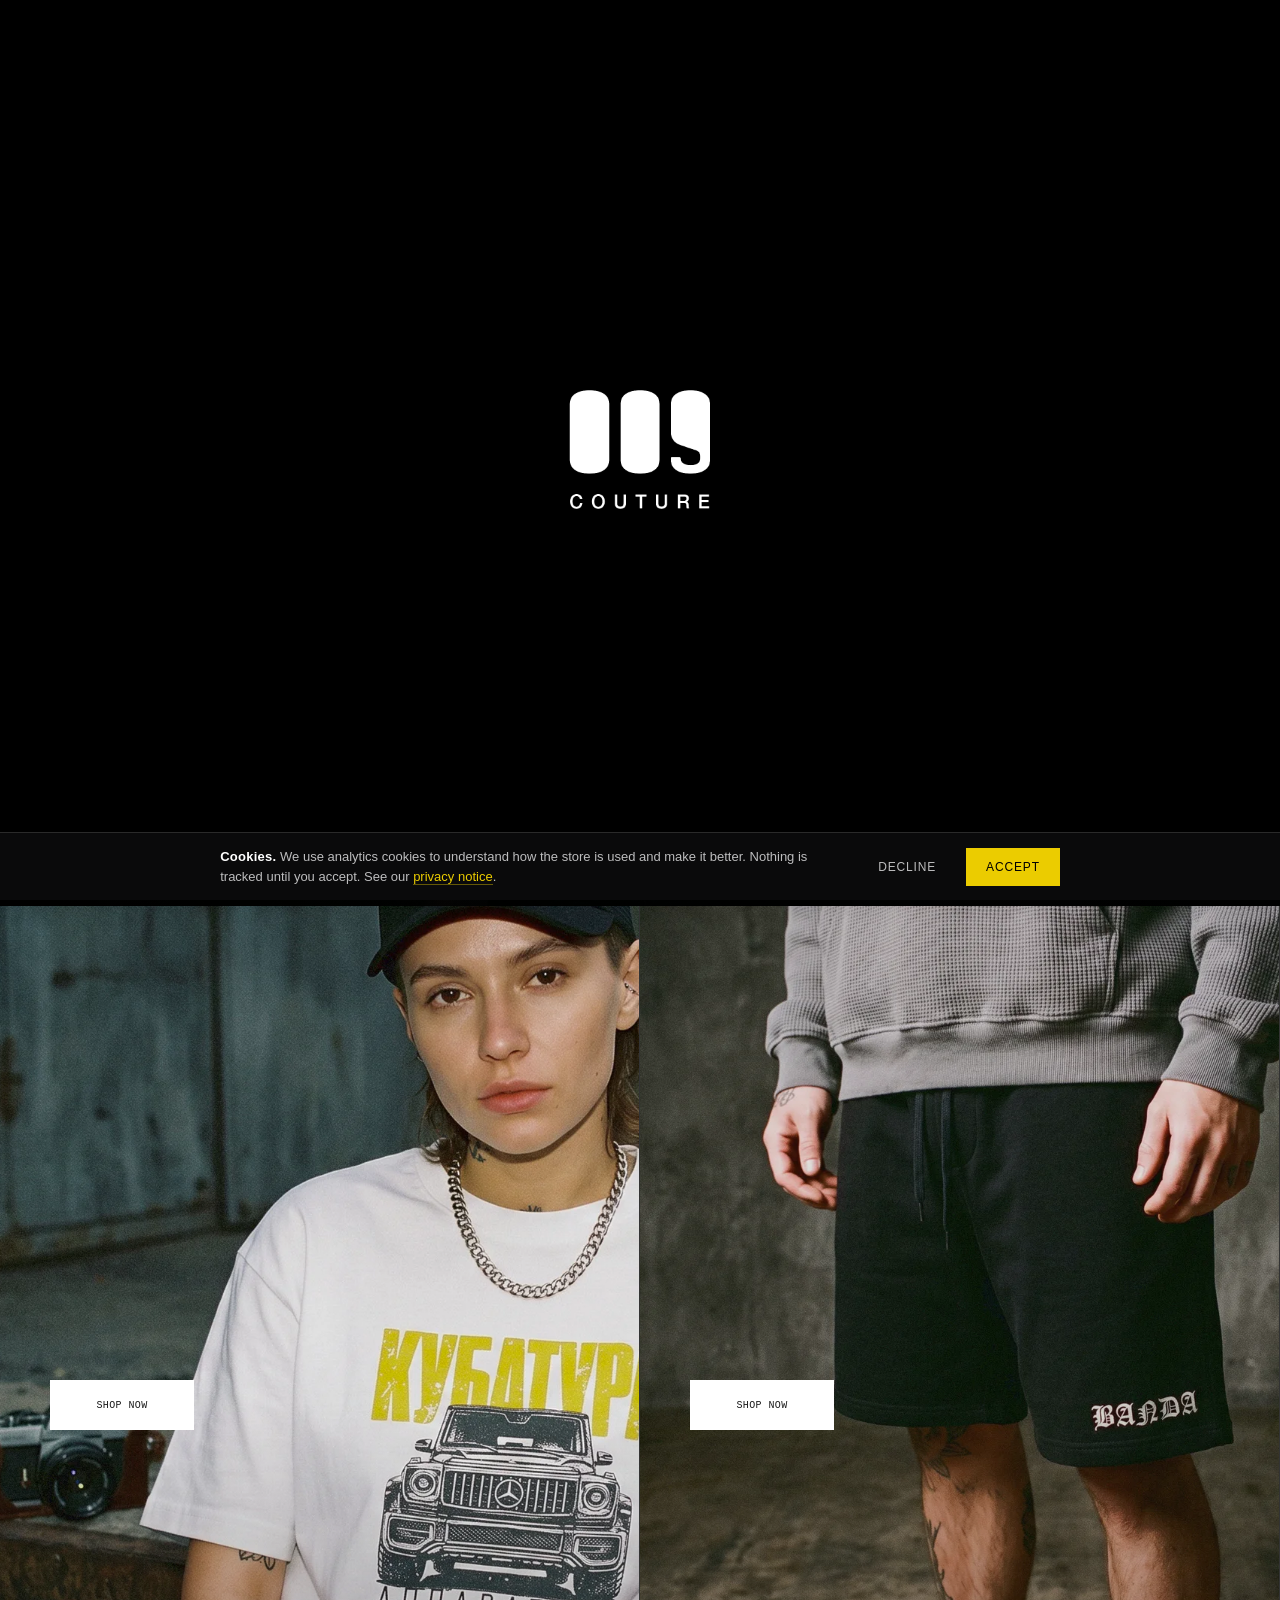
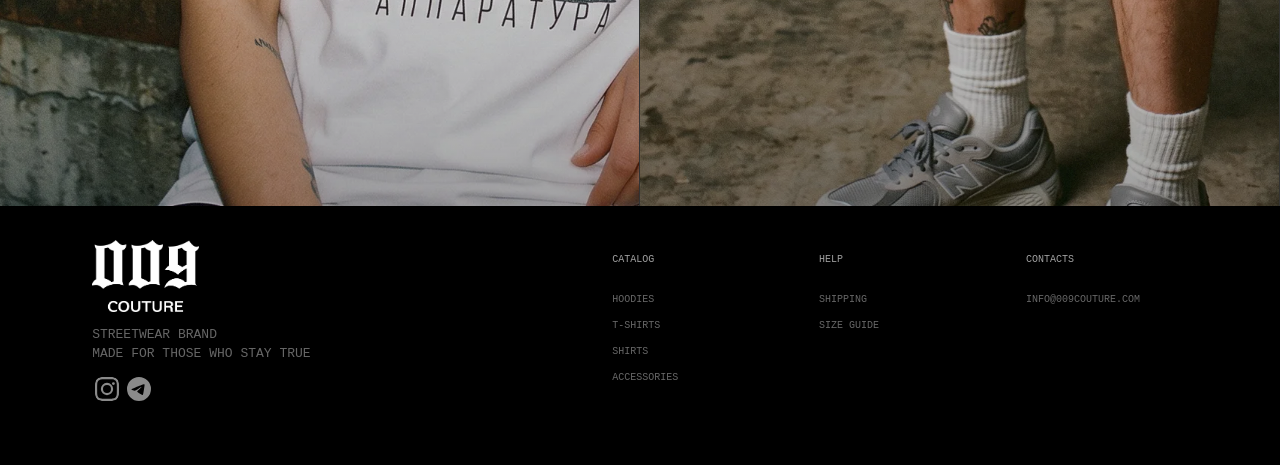
<file: index.html>
<!doctype html>
<html lang="en">
  <head>
    <meta charset="UTF-8" />
    <meta name="viewport" content="width=device-width, initial-scale=1.0" />
    <meta name="theme-color" content="#000000" />
    <meta name="description" content="009 Couture streetwear catalog" />
    <link rel="icon" href="./favicon.ico" sizes="any" /><link rel="apple-touch-icon" href="./apple-touch-icon.png" />

    <meta property="og:type" content="website" />
    <meta property="og:site_name" content="009 Couture" />
    <meta property="og:url" content="https://009couture.com/" />
    <meta property="og:title" content="009 Couture — Banda Collection" />
    <meta property="og:description" content="Streetwear brand. Made for those who stay true." />
    <meta property="og:image" content="https://009couture.com/og.png" />
    <meta name="twitter:card" content="summary_large_image" />
    <title>009 Couture — Banda Collection</title>
    <script>
      /* GitHub Pages caches index.html ~10min; if a stale page booted with an
         old bundle, fetch the live HTML and hard-refresh once to the newest build. */
      (function () {
        window.addEventListener("DOMContentLoaded", function () {
          try {
            var tag = document.querySelector('script[src*="/assets/index-"]');
            var loaded = tag && (tag.getAttribute("src").match(/index-[\w-]+\.js/) || [])[0];
            if (!loaded) return; /* dev server / no bundle */
            fetch(location.pathname + "?_=" + Date.now(), { cache: "no-store" })
              .then(function (r) { return r.text(); })
              .then(function (html) {
                var live = (html.match(/index-[\w-]+\.js/) || [])[0];
                if (live && live !== loaded) {
                  var key = "vseen_" + live;
                  if (!sessionStorage.getItem(key)) {
                    sessionStorage.setItem(key, "1");
                    location.replace(location.pathname + "?v=" + live.replace(/index-|\.js/g, "") + location.hash);
                  }
                }
              })
              .catch(function () {});
          } catch (e) {}
        });
      })();
    </script>
    <script type="module" crossorigin src="./assets/index-2184da39.js"></script>
    <link rel="stylesheet" crossorigin href="./assets/index-423438a7.css">

    <!-- 009 analytics: cookie consent (opt-in) + PostHog. No tracking until Accept. -->
    <style>
      #ck-banner{position:fixed;left:0;right:0;bottom:0;z-index:2147483000;display:flex;gap:18px;align-items:center;justify-content:center;flex-wrap:wrap;
        background:#0a0a0b;border-top:1px solid #2a2a2a;color:#e9e9ea;padding:14px 18px;box-shadow:0 -10px 30px rgba(0,0,0,.5);
        font-family:-apple-system,BlinkMacSystemFont,"Segoe UI",Helvetica,Arial,sans-serif;font-size:13px;line-height:1.5;
        transform:translateY(110%);transition:transform .45s cubic-bezier(.22,1,.36,1)}
      #ck-banner.show{transform:translateY(0)}
      #ck-banner .ck-txt{max-width:620px;color:#bdbdbe}
      #ck-banner .ck-txt b{color:#fff;font-weight:600;letter-spacing:.02em}
      #ck-banner a{color:#ebcc00;text-decoration:none;border-bottom:1px solid rgba(235,204,0,.4)}
      #ck-banner .ck-btns{display:flex;gap:10px}
      #ck-banner button{cursor:pointer;border:0;padding:10px 20px;font-size:12px;letter-spacing:.07em;text-transform:uppercase;font-family:inherit}
      #ck-acc{background:#ebcc00;color:#000}#ck-acc:hover{background:#fff}
      #ck-dec{background:transparent;color:#bdbdbe;border:1px solid #3a3a3a}#ck-dec:hover{border-color:#fff;color:#fff}
      @media(max-width:600px){#ck-banner{justify-content:flex-start}#ck-banner .ck-btns{width:100%}#ck-banner button{flex:1}}
    </style>
    <script>
    (function(){
      var PH_KEY  = "phc_D6tSFe4FP3r5DxeNpNMmEwfWaxfowof75o6qgmjoP6Xv"; // PostHog project API key (write-only, safe public)
      var PH_HOST = "https://eu.i.posthog.com";  // EU data region
      if(!PH_KEY || PH_KEY.slice(0,2)==="__") return;  // not configured yet → no banner, no tracking
      var CK = "ck_consent_009";
      function loadPH(){
        !function(t,e){var o,n,p,r;e.__SV||(window.posthog=e,e._i=[],e.init=function(i,s,a){function g(t,e){var o=e.split(".");2==o.length&&(t=t[o[0]],e=o[1]),t[e]=function(){t.push([e].concat(Array.prototype.slice.call(arguments,0)))}}(p=t.createElement("script")).type="text/javascript",p.crossOrigin="anonymous",p.async=!0,p.src=s.api_host.replace(".i.posthog.com","-assets.i.posthog.com")+"/static/array.js",(r=t.getElementsByTagName("script")[0]).parentNode.insertBefore(p,r);var u=e;for(void 0!==a?u=e[a]=[]:a="posthog",u.people=u.people||[],u.toString=function(t){var e="posthog";return"posthog"!==a&&(e+="."+a),t||(e+=" (stub)"),e},u.people.toString=function(){return u.toString(1)+".people (stub)"},o="init capture register register_once register_for_session unregister unregister_for_session getFeatureFlag getFeatureFlagPayload isFeatureEnabled reloadFeatureFlags updateEarlyAccessFeatureEnrollment getEarlyAccessFeatures on onFeatureFlags onSessionId getSurveys getActiveMatchingSurveys renderSurvey canRenderSurvey identify setPersonProperties group resetGroups setPersonPropertiesForFlags resetPersonPropertiesForFlags setGroupPropertiesForFlags resetGroupPropertiesForFlags reset get_distinct_id getGroups get_session_id get_session_replay_url alias set_config startSessionRecording stopSessionRecording sessionRecordingStarted captureException loadToolbar get_property getSessionProperty createPersonProfile opt_in_capturing opt_out_capturing has_opted_in_capturing has_opted_out_capturing clear_opt_in_out_capturing debug getPageViewId".split(" "),n=0;n<o.length;n++)g(u,o[n]);e._i.push([i,s,a])},e.__SV=1)}(document,window.posthog||[]);
        posthog.init(PH_KEY,{api_host:PH_HOST, person_profiles:"identified_only", capture_pageview:true, capture_pageleave:true, autocapture:true, persistence:"localStorage+cookie", session_recording:{maskAllInputs:true}});
        window.addEventListener("hashchange",function(){try{posthog.capture("$pageview");}catch(e){}}); // hash-routed SPA
      }
      function hide(){var b=document.getElementById("ck-banner");if(b){b.classList.remove("show");setTimeout(function(){b&&b.remove();},480);}}
      function grant(){try{localStorage.setItem(CK,"granted");}catch(e){}hide();loadPH();}
      function deny(){try{localStorage.setItem(CK,"denied");}catch(e){}hide();}
      function show(){
        var b=document.createElement("div");b.id="ck-banner";
        b.innerHTML='<div class="ck-txt"><b>Cookies.</b> We use analytics cookies to understand how the store is used and make it better. Nothing is tracked until you accept. See our <a href="./privacy.html" target="_blank" rel="noopener">privacy notice</a>.</div><div class="ck-btns"><button id="ck-dec">Decline</button><button id="ck-acc">Accept</button></div>';
        document.body.appendChild(b);
        document.getElementById("ck-acc").addEventListener("click",grant);
        document.getElementById("ck-dec").addEventListener("click",deny);
        requestAnimationFrame(function(){requestAnimationFrame(function(){b.classList.add("show");});});
      }
      function boot(){var c;try{c=localStorage.getItem(CK);}catch(e){}if(c==="granted")loadPH();else if(c!=="denied")show();}
      if(document.readyState==="loading")document.addEventListener("DOMContentLoaded",boot);else boot();
    })();
    </script>
  </head>
  <body>
    <div id="root"></div>
  </body>
</html>
</file>
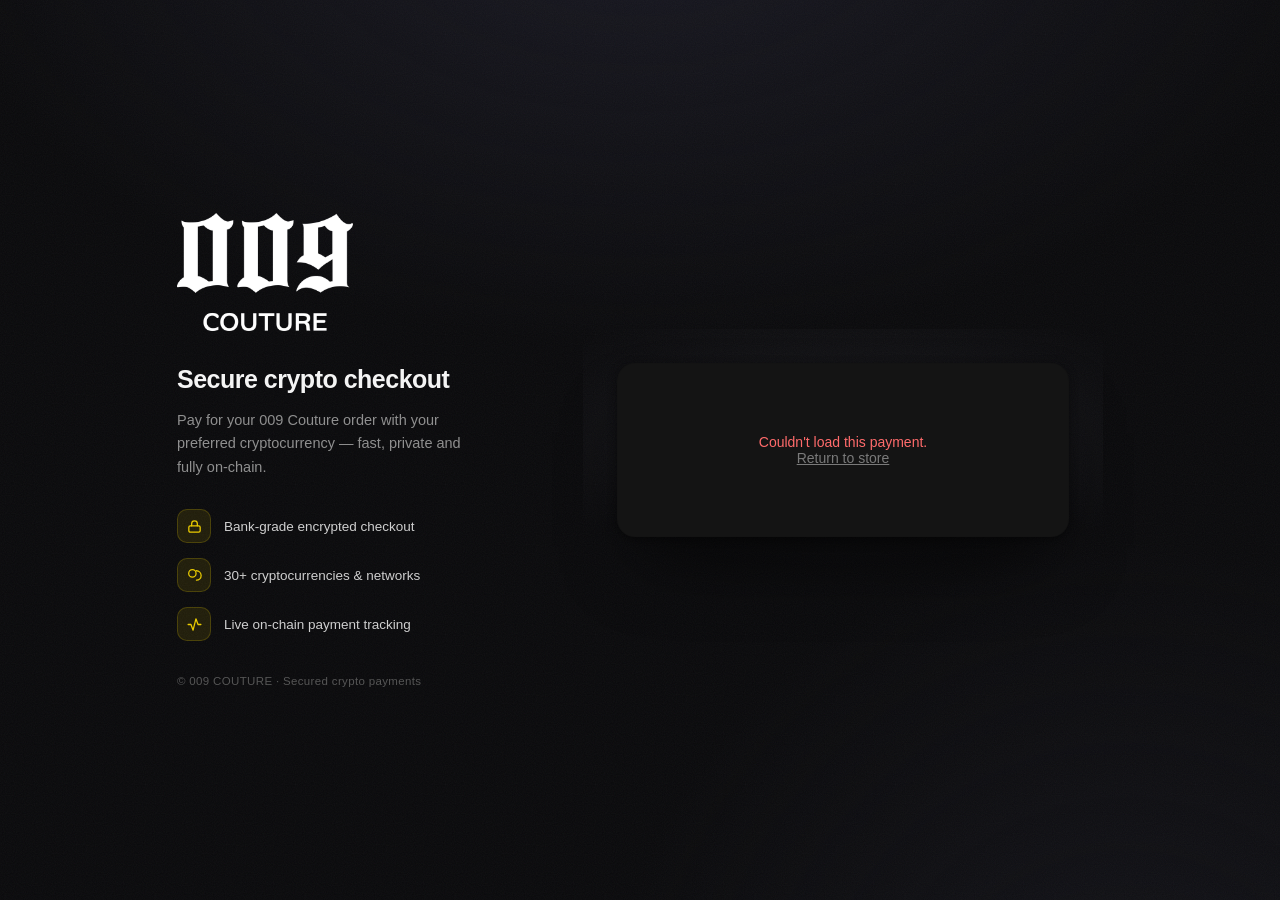
<file: pay.html>
<!doctype html>
<html lang="en">
<head>
<meta charset="utf-8" />
<meta name="viewport" content="width=device-width, initial-scale=1, viewport-fit=cover" />
<title>Checkout — 009 COUTURE</title>
<link rel="icon" href="./favicon.svg" />
<style>
  :root{ --card:#141414; --surface:#1e1e1e; --surface2:#262626;
    --line:#2c2c2c; --text:#f4f4f4; --muted:#8f8f8f; --yellow:#ebcc00; --green:#37d67a; }
  *{ box-sizing:border-box; margin:0; padding:0; }
  html,body{ height:100%; }
  body{
    background:#0a0a0c; color:var(--text);
    font-family:-apple-system,BlinkMacSystemFont,"Segoe UI",Roboto,Helvetica,Arial,sans-serif;
    -webkit-font-smoothing:antialiased; min-height:100dvh;
    display:flex; align-items:center; justify-content:center; padding:44px 22px;
    position:relative; overflow-x:hidden;
  }
  /* atmosphere — depth so dark never feels flat/oppressive */
  body::before{ content:""; position:fixed; inset:0; z-index:0; pointer-events:none;
    background:
      radial-gradient(1200px 780px at 50% -14%, #1a1a24 0%, rgba(10,10,12,0) 60%),
      radial-gradient(1000px 1000px at 88% 118%, #131319 0%, rgba(10,10,12,0) 52%); }
  body::after{ content:""; position:fixed; inset:0; z-index:0; pointer-events:none; opacity:.05;
    background-image:url("data:image/svg+xml;utf8,<svg xmlns='http://www.w3.org/2000/svg' width='150' height='150'><filter id='n'><feTurbulence type='fractalNoise' baseFrequency='0.9' numOctaves='2' stitchTiles='stitch'/></filter><rect width='100%25' height='100%25' filter='url(%23n)'/></svg>"); }

  .stage{ position:relative; z-index:1; width:100%; max-width:1010px;
    display:flex; align-items:center; justify-content:center; gap:64px; }

  /* brand panel (desktop left) */
  .brandpanel{ flex:0 1 342px; max-width:342px; }
  .blogo img{ width:176px; height:auto; display:block; }
  .brandpanel h1{ font-size:25px; font-weight:800; letter-spacing:-.02em; line-height:1.18; margin:34px 0 14px; }
  .brandpanel .lead{ color:var(--muted); font-size:14.5px; line-height:1.62; max-width:308px; margin-bottom:30px; }
  .trust{ list-style:none; display:flex; flex-direction:column; gap:15px; }
  .trust li{ display:flex; align-items:center; gap:13px; font-size:13.5px; color:#cfcfcf; }
  .trust .ic{ width:34px;height:34px;border-radius:10px;background:rgba(235,204,0,.10);
    border:1px solid rgba(235,204,0,.20);display:grid;place-items:center;flex:none; }
  .trust svg{ width:17px;height:17px;stroke:var(--yellow);fill:none;stroke-width:1.8;stroke-linecap:round;stroke-linejoin:round; }
  .legal{ margin-top:34px; font-size:11.5px; color:#565656; letter-spacing:.03em; }

  /* checkout column — soft halo lifts the (untouched) card off the dark field */
  .checkout{ flex:none; width:520px; max-width:520px; padding:34px;
    background:radial-gradient(118% 96% at 50% 42%, rgba(150,150,168,.11) 0%, rgba(10,10,12,0) 62%); }

  .card{ background:var(--card); border:1px solid rgba(0,0,0,.06); border-radius:18px; padding:26px 24px;
    box-shadow:0 40px 80px -30px rgba(0,0,0,.75), 0 2px 10px rgba(0,0,0,.4); }

  /* amount */
  .amount{ font-size:34px; font-weight:800; letter-spacing:-.01em; line-height:1; }
  .amount span{ font-size:16px; font-weight:600; color:var(--muted); margin-left:6px; }
  .meta{ display:flex; align-items:center; justify-content:space-between; gap:10px; margin-top:14px; flex-wrap:wrap; }
  .fee{ font-size:12.5px; color:var(--muted); display:flex; align-items:center; gap:6px; }
  .fee svg{ width:14px;height:14px;stroke:var(--muted); }
  .expire{ font-size:12.5px; color:var(--muted); border:1px solid var(--line); border-radius:999px; padding:5px 12px; white-space:nowrap; }
  .expire b{ color:var(--yellow); font-variant-numeric:tabular-nums; font-weight:700; }

  .hr{ height:1px; background:var(--line); margin:22px 0; }

  /* labels + selects */
  label.fld{ display:block; font-size:13px; color:var(--muted); font-weight:600; margin:0 0 9px; }
  .fld + .field{ margin-bottom:18px; }
  .select{ position:relative; }
  .select-btn{
    width:100%; height:56px; background:var(--surface); border:1px solid var(--line); border-radius:12px;
    display:flex; align-items:center; gap:12px; padding:0 16px; cursor:pointer; color:var(--text);
    font-size:15.5px; font-family:inherit; transition:border-color .15s ease, background .15s ease; text-align:left;
  }
  .select-btn:disabled{ opacity:.45; cursor:not-allowed; }
  @media (hover:hover){ .select-btn:not(:disabled):hover{ border-color:#3d3d3d; } }
  .select.open .select-btn{ border-color:var(--yellow); }
  .select-btn .ph{ color:#6f6f6f; }
  .select-btn .chev{ margin-left:auto; width:18px;height:18px;stroke:var(--muted); transition:transform .2s ease; flex:none; }
  .select.open .select-btn .chev{ transform:rotate(180deg); }
  .tick{ width:30px;height:30px;border-radius:50%;background:var(--surface2);display:grid;place-items:center;
    font-size:10px;font-weight:800;letter-spacing:.01em;flex:none;color:var(--text);
    position:relative; overflow:hidden; }
  .tick img{ position:absolute; inset:0; width:100%; height:100%; object-fit:contain; }

  .options{
    position:absolute; left:0; right:0; top:calc(100% + 8px); z-index:20;
    background:var(--surface); border:1px solid var(--line); border-radius:12px;
    max-height:296px; overflow-y:auto; overflow-x:hidden; box-shadow:0 24px 48px -18px rgba(0,0,0,.7);
    opacity:0; transform:translateY(-6px); pointer-events:none; transition:opacity .16s ease, transform .16s ease;
    scrollbar-width:thin; scrollbar-color:#3d3d3d transparent;
  }
  .options::-webkit-scrollbar{ width:10px; }
  .options::-webkit-scrollbar-track{ background:transparent; }
  .options::-webkit-scrollbar-thumb{ background:#3a3a3a; border-radius:99px; border:3px solid var(--surface);
    background-clip:padding-box; }
  .options::-webkit-scrollbar-thumb:hover{ background:#525252; border:3px solid var(--surface); background-clip:padding-box; }
  .select.open .options{ opacity:1; transform:none; pointer-events:auto; }
  .opt{ display:flex; align-items:center; gap:12px; padding:12px 16px; cursor:pointer; font-size:15px; transition:background .12s; }
  @media (hover:hover){ .opt:hover{ background:var(--surface2); } }
  .opt .name{ font-weight:600; }
  .opt .sub{ color:var(--muted); font-size:12.5px; margin-left:auto; }

  .proceed{
    width:100%; height:56px; border-radius:12px; border:0; margin-top:6px; cursor:pointer;
    font-family:inherit; font-size:15.5px; font-weight:700; letter-spacing:.01em;
    background:var(--surface2); color:#6f6f6f; transition:background .18s ease, color .18s ease, transform .1s;
  }
  .proceed.on{ background:var(--yellow); color:#000; }
  .proceed.on:active{ transform:translateY(1px); }

  /* ===== payment screen ===== */
  .pay-head{ display:flex; align-items:center; gap:12px; margin-bottom:18px; }
  .pay-head .back{ background:none;border:0;color:var(--muted);cursor:pointer;font-size:22px;line-height:1;padding:0 2px;font-family:inherit; }
  @media(hover:hover){ .pay-head .back:hover{ color:var(--text);} }
  .pay-head .t{ font-size:15px; font-weight:700; }
  .pay-head .t small{ display:block; color:var(--muted); font-weight:500; font-size:12px; margin-top:2px; }
  .qr{ background:#fff; border-radius:12px; padding:14px; width:196px; margin:2px auto 0; }
  .qr img{ width:168px;height:168px;display:block; }
  .send{ text-align:center; margin:18px 0 4px; }
  .send .lbl{ font-size:12.5px; color:var(--muted); text-transform:uppercase; letter-spacing:.1em; }
  .send .amt{ font-size:26px; font-weight:800; color:var(--yellow); margin-top:5px; word-break:break-all; }
  .send .net{ font-size:12.5px; color:var(--muted); margin-top:2px; }
  .addr{ display:flex; align-items:center; gap:10px; margin-top:16px; background:var(--surface); border:1px solid var(--line); border-radius:12px; padding:12px 12px 12px 15px; }
  .addr code{ flex:1; min-width:0; font-family:ui-monospace,"SF Mono",Menlo,monospace; font-size:13px; word-break:break-all; line-height:1.5; color:var(--text); }
  .copy{ flex:none; border:1px solid var(--line); background:var(--surface2); color:var(--text); font-family:inherit; font-size:12.5px; font-weight:600; padding:9px 14px; border-radius:9px; cursor:pointer; transition:.15s; }
  @media(hover:hover){ .copy:hover{ border-color:var(--yellow); color:var(--yellow); } }
  .copy.done{ border-color:var(--green); color:var(--green); }
  .status{ display:flex; align-items:center; gap:12px; margin-top:16px; border-top:1px solid var(--line); padding-top:16px; }
  .dot{ width:10px;height:10px;border-radius:50%;background:var(--yellow);flex:none;position:relative; }
  .dot::after{ content:"";position:absolute;inset:-6px;border-radius:50%;border:1.5px solid var(--yellow);animation:pulse 1.6s ease-out infinite; }
  @keyframes pulse{ 0%{transform:scale(.55);opacity:.9} 100%{transform:scale(1.7);opacity:0} }
  .status.paid .dot{ background:var(--green); } .status.paid .dot::after{ border-color:var(--green); animation:none; }
  .status .st1{ font-size:14px; font-weight:600; } .status .st2{ font-size:12px; color:var(--muted); margin-top:2px; word-break:break-all; }
  .status.confirming .dot{ background:#5aa0ff; } .status.confirming .dot::after{ border-color:#5aa0ff; }
  .amt-row{ display:flex; align-items:center; justify-content:center; gap:10px; flex-wrap:wrap; }
  .amt-copy{ padding:6px 12px; font-size:12px; }
  .txlink{ display:inline-block; margin-top:7px; font-size:12px; font-weight:700; color:var(--yellow); text-decoration:none; letter-spacing:.01em; }
  @media(hover:hover){ .txlink:hover{ text-decoration:underline; } }
  /* payment details dropdown */
  .pdrop{ margin-top:16px; border-top:1px solid var(--line); padding-top:16px; opacity:0; transform:translateY(8px); transition:opacity .38s ease, transform .38s ease; }
  .pdrop.show{ opacity:1; transform:none; }
  .pdrop-box{ border:1px solid var(--line); border-radius:12px; background:var(--surface); overflow:hidden; }
  .pdrop-head{ width:100%; display:flex; align-items:center; gap:11px; background:transparent; border:0; border-bottom:1px solid transparent; padding:13px 15px; cursor:pointer; color:var(--text); font-family:inherit; text-align:left; }
  .pdrop.open .pdrop-head{ border-bottom-color:var(--line); }
  .pdrop-dot{ width:9px;height:9px;border-radius:50%;background:#5aa0ff;flex:none;position:relative; }
  .pdrop:not(.paid) .pdrop-dot::after{ content:"";position:absolute;inset:-5px;border-radius:50%;border:1.5px solid #5aa0ff;animation:pulse 1.6s ease-out infinite; }
  .pdrop.paid .pdrop-dot{ background:var(--green); }
  .pdrop-title{ font-size:13.5px; font-weight:600; flex:1; }
  .pdrop-badge{ font-size:11.5px; color:var(--yellow); font-weight:700; white-space:nowrap; }
  .pdrop-chev{ width:12px;height:8px;color:var(--muted);transition:transform .3s ease;flex:none; }
  .pdrop.open .pdrop-chev{ transform:rotate(180deg); }
  .pdrop-clip{ height:0; overflow:hidden; transition:height .36s cubic-bezier(.65,0,.35,1); }
  .pdrop-body{ padding:4px 15px 12px; }
  .pd-row{ display:flex; align-items:center; justify-content:space-between; gap:12px; font-size:12.5px; padding:9px 0; border-bottom:1px solid rgba(255,255,255,.05); }
  .pd-row:last-of-type{ border-bottom:0; }
  .pd-row span{ color:var(--muted); } .pd-row b{ font-weight:600; }
  .pd-row.col{ flex-direction:column; align-items:flex-start; gap:6px; }
  .pd-row.col code{ font-family:ui-monospace,Menlo,monospace; font-size:11.5px; word-break:break-all; color:var(--text); cursor:pointer; line-height:1.5; }

  /* success */
  .success{ text-align:center; padding:26px 6px 8px; }
  .success .chk{ width:68px;height:68px;margin:0 auto 20px;border-radius:50%;border:2px solid var(--green);display:grid;place-items:center; }
  .success .chk svg{ width:32px;height:32px;stroke:var(--green); }
  .success h2{ font-size:21px; margin-bottom:8px; }
  .success p{ color:var(--muted); font-size:14px; line-height:1.6; }
  .success .num{ color:var(--yellow); font-weight:700; }
  .shopbtn{ display:inline-block;margin-top:22px;background:var(--yellow);color:#000;font-weight:700;font-size:14px;padding:13px 28px;border-radius:11px;text-decoration:none; }

  .center{ text-align:center; color:var(--muted); font-size:14px; padding:44px 0; }
  .spin{ width:30px;height:30px;border:2.5px solid var(--surface2);border-top-color:var(--yellow);border-radius:50%;animation:sp .8s linear infinite;margin:0 auto 16px; }
  @keyframes sp{ to{ transform:rotate(360deg);} }
  .err{ color:#ff6b6b; }
  .hidden{ display:none !important; }
  .foot{ text-align:center; color:#5c5c5c; font-size:11.5px; margin-top:20px; }
  .foot a{ color:#7a7a7a; }

  @media(max-width:880px){
    body{ padding:34px 18px; align-items:flex-start; }
    .stage{ flex-direction:column; gap:24px; max-width:452px; }
    .brandpanel{ flex:none; width:100%; max-width:100%; text-align:center; }
    .blogo img{ margin:0 auto; width:126px; }
    .brandpanel h1{ display:none; }
    .brandpanel .lead{ margin:16px auto 0; max-width:330px; font-size:13px; }
    .trust,.legal{ display:none; }
    .checkout{ width:100%; max-width:452px; padding:0; background:none; }
  }
</style>
</head>
<body>
<div class="stage">

  <aside class="brandpanel">
    <div class="blogo"><img src="./assets/store/pay-logo.png" alt="009 COUTURE" /></div>
    <h1>Secure crypto checkout</h1>
    <p class="lead">Pay for your 009 Couture order with your preferred cryptocurrency — fast, private and fully on-chain.</p>
    <ul class="trust">
      <li><span class="ic"><svg viewBox="0 0 24 24"><rect x="4" y="11" width="16" height="9" rx="2"/><path d="M8 11V8a4 4 0 0 1 8 0v3"/></svg></span>Bank-grade encrypted checkout</li>
      <li><span class="ic"><svg viewBox="0 0 24 24"><circle cx="9" cy="9" r="5.2"/><path d="M14.6 5.3a5.2 5.2 0 1 1 .2 13.3"/></svg></span>30+ cryptocurrencies &amp; networks</li>
      <li><span class="ic"><svg viewBox="0 0 24 24"><path d="M3 12h4l3 8 4-16 3 8h4"/></svg></span>Live on-chain payment tracking</li>
    </ul>
    <div class="legal">© 009 COUTURE · Secured crypto payments</div>
  </aside>

  <div class="checkout">

    <div id="loading" class="card"><div class="center"><div class="spin"></div>Loading your order…</div></div>

    <!-- SELECT -->
    <div id="pick" class="card hidden">
      <div class="amount" id="amount">—</div>
      <div class="meta">
        <span class="fee"><svg viewBox="0 0 24 24" fill="none" stroke-width="1.8"><circle cx="12" cy="12" r="9"/><path d="M12 8h.01M11 12h1v4h1"/></svg>You pay the network fee</span>
        <span class="expire">Expires in <b id="expire">60:00</b></span>
      </div>
      <div class="hr"></div>

      <label class="fld">Currency</label>
      <div class="field select" id="curSel">
        <button class="select-btn" id="curBtn" type="button">
          <span class="tick" id="curTick" style="display:none"></span>
          <span id="curLabel" class="ph">Select currency</span>
          <svg class="chev" viewBox="0 0 24 24" fill="none" stroke-width="2"><path d="m6 9 6 6 6-6"/></svg>
        </button>
        <div class="options" id="curOpts"></div>
      </div>

      <label class="fld">Network</label>
      <div class="field select" id="netSel">
        <button class="select-btn" id="netBtn" type="button" disabled>
          <span class="tick" id="netTick" style="display:none"></span>
          <span id="netLabel" class="ph">Select network</span>
          <svg class="chev" viewBox="0 0 24 24" fill="none" stroke-width="2"><path d="m6 9 6 6 6-6"/></svg>
        </button>
        <div class="options" id="netOpts"></div>
      </div>

      <button class="proceed" id="proceed" disabled>Proceed to the payment</button>
      <div class="foot">Secured crypto checkout · <a href="./#/">009 COUTURE</a></div>
    </div>

    <!-- PAYMENT -->
    <div id="pay" class="card hidden">
      <div class="pay-head">
        <button class="back" onclick="backToPick()">←</button>
        <div class="t">Complete payment<small id="pay-order">—</small></div>
        <span class="expire" style="margin-left:auto">Expires in <b id="expire2">60:00</b></span>
      </div>
      <div class="qr"><img id="qr" alt="payment QR" /></div>
      <div class="send">
        <div class="lbl">Send exactly</div>
        <div class="amt-row"><div class="amt" id="pay-amount">—</div><button class="copy amt-copy" id="copyAmtBtn" onclick="copyAmount()">Copy</button></div>
        <div class="net" id="pay-net">—</div>
      </div>
      <div class="addr">
        <code id="pay-addr">—</code>
        <button class="copy" id="copyBtn" onclick="copyAddr()">Copy</button>
      </div>
      <div class="status" id="status">
        <span class="dot"></span>
        <div style="flex:1;min-width:0"><div class="st1" id="st1">Waiting for your payment…</div><div class="st2" id="st2">Send the exact amount to the address above.</div></div>
      </div>
      <div class="pdrop hidden" id="pdrop">
        <div class="pdrop-box">
          <button class="pdrop-head" id="pdropHead" type="button" onclick="toggleDrop()">
            <span class="pdrop-dot" id="pdropDot"></span>
            <span class="pdrop-title" id="pdropTitle">Confirming…</span>
            <span class="pdrop-badge" id="pdropBadge"></span>
            <svg class="pdrop-chev" viewBox="0 0 12 8"><path d="M1 2l5 4 5-4" fill="none" stroke="currentColor" stroke-width="1.7" stroke-linecap="round" stroke-linejoin="round"/></svg>
          </button>
          <div class="pdrop-clip" id="pdropClip"><div class="pdrop-body">
            <div class="pd-row"><span>Status</span><b id="pd-status">—</b></div>
            <div class="pd-row"><span>Confirmations</span><b id="pd-confs">—</b></div>
            <div class="pd-row"><span>Network</span><b id="pd-net">—</b></div>
            <div class="pd-row"><span>Amount</span><b id="pd-amt">—</b></div>
            <div class="pd-row col"><span>Transaction hash <em id="pd-hint" style="color:var(--muted);font-style:normal">tap to copy</em></span><code id="pd-hash" onclick="copyHash()">detecting…</code></div>
            <a class="txlink" id="pd-explorer" target="_blank" rel="noopener" style="display:none">Open transaction in explorer ↗</a>
          </div></div>
        </div>
      </div>
    </div>

    <!-- SUCCESS -->
    <div id="done" class="card hidden">
      <div class="success">
        <div class="chk"><svg viewBox="0 0 24 24" fill="none" stroke-width="2.4" stroke-linecap="round" stroke-linejoin="round"><path d="M5 13l4 4L19 7"/></svg></div>
        <h2>Payment received</h2>
        <p>Thank you. Order <span class="num" id="done-no">—</span> is paid and confirmed.<br/>We'll be in touch shortly.</p>
        <a class="txlink hidden" id="done-tx" target="_blank" rel="noopener" style="margin:0 0 14px">View transaction ↗</a><br/>
        <a class="shopbtn" href="./#/">Back to store</a>
      </div>
    </div>

    <div id="fail" class="card hidden"><div class="center err">Couldn't load this payment.<br/><a href="./#/" style="color:#7a7a7a;text-decoration:underline">Return to store</a></div></div>

  </div>

</div>

<script>
const BE = "https://009-merch-backend-production.up.railway.app";
const ICON = (c)=>`https://cdn.jsdelivr.net/npm/cryptocurrency-icons@0.18.1/svg/color/${c}.svg`;
const ORDER = new URLSearchParams(location.search).get("order") || "";

// currency -> networks [ label, NOWPayments code, icon ticker ]
const CURRENCIES = [
  { t:"USDT", name:"Tether",   ico:"usdt", nets:[["TRC-20 (Tron)","usdttrc20","trx"],["ERC-20 (Ethereum)","usdterc20","eth"],["BEP-20 (BNB Chain)","usdtbsc","bnb"],["Solana","usdtsol","sol"]] },
  { t:"USDC", name:"USD Coin", ico:"usdc", nets:[["ERC-20 (Ethereum)","usdcerc20","eth"],["Solana","usdcsol","sol"],["BEP-20 (BNB Chain)","usdcbsc","bnb"]] },
  { t:"BTC",  name:"Bitcoin",  ico:"btc",  nets:[["Bitcoin","btc","btc"]] },
  { t:"ETH",  name:"Ethereum", ico:"eth",  nets:[["Ethereum","eth","eth"]] },
  { t:"BNB",  name:"BNB",      ico:"bnb",  nets:[["BNB Smart Chain","bnbbsc","bnb"]] },
  { t:"TRX",  name:"Tron",     ico:"trx",  nets:[["Tron","trx","trx"]] },
  { t:"SOL",  name:"Solana",   ico:"sol",  nets:[["Solana","sol","sol"]] },
  { t:"LTC",  name:"Litecoin", ico:"ltc",  nets:[["Litecoin","ltc","ltc"]] },
  { t:"TON",  name:"Toncoin",  ico:"ton",  nets:[["TON","ton","ton"]] },
  { t:"DOGE", name:"Dogecoin", ico:"doge", nets:[["Dogecoin","doge","doge"]] },
];

// coin/network chip: colored icon on top, short text badge behind as fallback
function chip(text, code){
  return `<span class="tick" style="display:grid">${(text||"").slice(0,4)}<img src="${ICON(code)}" alt="" onerror="this.remove()"></span>`;
}

let order=null, curPick=null, netCode=null, poll=null, tick=null, expiry=null, payAddress="", payAmountRaw="", payHash="", payCur="";
const $=(id)=>document.getElementById(id);
function show(id){ ["loading","pick","pay","done","fail"].forEach(x=>$(x).classList.toggle("hidden", x!==id)); }
async function jget(u){ const r=await fetch(u); if(!r.ok) throw 0; return r.json(); }

async function init(){
  if(!ORDER){ show("fail"); return; }
  try{
    order = await jget(`${BE}/api/shop/order/${encodeURIComponent(ORDER)}`);
    if(order.status==="paid"){ $("done-no").textContent="#"+ORDER; show("done"); return; }
    const cur=order.currency||"USD"; const sym=cur==="EUR"?"€":cur==="GBP"?"£":"$";
    $("amount").innerHTML = `${sym}${Number(order.total||0).toLocaleString()}<span>${cur}</span>`;
    $("pay-order").textContent = "Order #"+(order.order_no||ORDER);
    buildCurrencies();
    startTimer(60*60);
    show("pick");
  }catch(e){ show("fail"); }
}

function buildCurrencies(){
  $("curOpts").innerHTML = CURRENCIES.map((c,i)=>
    `<div class="opt" data-i="${i}">${chip(c.t,c.ico)}<span class="name">${c.t}</span><span class="sub">${c.name}</span></div>`).join("");
  $("curOpts").querySelectorAll(".opt").forEach(o=>o.onclick=()=>pickCurrency(+o.dataset.i));
}
function pickCurrency(i){
  curPick=CURRENCIES[i]; netCode=null;
  $("curTick").style.display="grid"; $("curTick").innerHTML=`${curPick.t.slice(0,4)}<img src="${ICON(curPick.ico)}" alt="" onerror="this.remove()">`;
  $("curLabel").textContent=curPick.t; $("curLabel").classList.remove("ph");
  closeAll();
  // network
  $("netBtn").disabled=false;
  $("netTick").style.display="none"; $("netTick").innerHTML="";
  $("netLabel").textContent="Select network"; $("netLabel").classList.add("ph");
  $("netOpts").innerHTML = curPick.nets.map((n,k)=>`<div class="opt" data-k="${k}">${chip(n[0],n[2])}<span class="name">${n[0]}</span></div>`).join("");
  $("netOpts").querySelectorAll(".opt").forEach(o=>o.onclick=()=>pickNet(+o.dataset.k));
  // auto-select if single network
  if(curPick.nets.length===1){ pickNet(0); }
  updateProceed();
}
function pickNet(k){
  const n=curPick.nets[k]; netCode=n[1];
  $("netTick").style.display="grid"; $("netTick").innerHTML=`${n[0].slice(0,4)}<img src="${ICON(n[2])}" alt="" onerror="this.remove()">`;
  $("netLabel").textContent=n[0]; $("netLabel").classList.remove("ph");
  closeAll(); updateProceed();
}
function updateProceed(){
  const ok=!!(curPick && netCode);
  $("proceed").disabled=!ok; $("proceed").classList.toggle("on",ok);
}

function closeAll(){ $("curSel").classList.remove("open"); $("netSel").classList.remove("open"); }
$("curBtn").onclick=(e)=>{ e.stopPropagation(); const o=$("curSel").classList.contains("open"); closeAll(); if(!o)$("curSel").classList.add("open"); };
$("netBtn").onclick=(e)=>{ e.stopPropagation(); if($("netBtn").disabled)return; const o=$("netSel").classList.contains("open"); closeAll(); if(!o)$("netSel").classList.add("open"); };
document.addEventListener("click",closeAll);

$("proceed").onclick=async ()=>{
  if($("proceed").disabled) return;
  show("loading"); $("loading").innerHTML='<div class="center"><div class="spin"></div>Preparing your payment…</div>';
  try{
    const p=await fetch(`${BE}/api/shop/payment`,{method:"POST",headers:{"Content-Type":"application/json"},body:JSON.stringify({order:ORDER,pay_currency:netCode})}).then(r=>r.json());
    if(p.error || !p.pay_address){ throw new Error(p.error||"failed"); }
    payAddress=p.pay_address; payAmountRaw=String(p.pay_amount); payCur=(p.pay_currency||netCode); payHash="";
    $("qr").src=`https://api.qrserver.com/v1/create-qr-code/?size=168x168&margin=0&data=${encodeURIComponent(payAddress)}`;
    $("pay-amount").textContent=`${p.pay_amount} ${(curPick&&curPick.t)||(p.pay_currency||netCode).toUpperCase()}`;
    $("pay-net").textContent=$("netLabel").textContent;
    $("pay-addr").textContent=payAddress;
    if(p.expiration_estimate_date) startTimer(Math.max(60,Math.floor((new Date(p.expiration_estimate_date).getTime()-Date.now())/1000)));
    show("pay"); startPoll();
  }catch(e){
    $("loading").innerHTML=`<div class="center err">Couldn't start payment${curPick?` in ${curPick.t}`:''}.<br/>Try another coin or network.</div>`;
    setTimeout(()=>show("pick"),1800);
  }
};

function flashCopy(b){ if(!b)return; b.textContent="Copied ✓"; b.classList.add("done"); setTimeout(()=>{b.textContent="Copy";b.classList.remove("done");},1600); }
function copyAddr(){ navigator.clipboard?.writeText(payAddress); flashCopy($("copyBtn")); }
function copyAmount(){ navigator.clipboard?.writeText(payAmountRaw); flashCopy($("copyAmtBtn")); }
function explorerUrl(cur,hash){ cur=(cur||"").toLowerCase(); if(!hash)return"";
  if(cur.indexOf("trc20")>=0||cur==="trx")return"https://tronscan.org/#/transaction/"+hash;
  if(cur.indexOf("bsc")>=0||cur==="bnb"||cur.indexOf("bep20")>=0)return"https://bscscan.com/tx/"+hash;
  if(cur.indexOf("erc20")>=0||cur==="eth")return"https://etherscan.io/tx/"+hash;
  if(cur.indexOf("sol")>=0)return"https://solscan.io/tx/"+hash;
  if(cur.indexOf("matic")>=0||cur.indexOf("polygon")>=0)return"https://polygonscan.com/tx/"+hash;
  if(cur==="btc")return"https://mempool.space/tx/"+hash;
  if(cur==="ltc")return"https://blockchair.com/litecoin/transaction/"+hash;
  if(cur==="doge")return"https://blockchair.com/dogecoin/transaction/"+hash;
  if(cur==="ton")return"https://tonviewer.com/transaction/"+hash;
  return""; }
function shortHash(h){ return h&&h.length>22 ? h.slice(0,12)+"…"+h.slice(-8) : (h||""); }

function startTimer(secs){
  clearInterval(tick); expiry=Date.now()+secs*1000;
  const upd=()=>{ const s=Math.max(0,Math.floor((expiry-Date.now())/1000)); const t=`${String(Math.floor(s/60)).padStart(2,"0")}:${String(s%60).padStart(2,"0")}`; $("expire").textContent=t; $("expire2").textContent=t; if(s<=0)clearInterval(tick); };
  upd(); tick=setInterval(upd,1000);
}
let confs=null;
function setStatus(state, hash, cur){
  const S=$("status"), D=$("pdrop");
  if(state==="waiting"){
    S.classList.remove("hidden"); D.classList.remove("show","open","paid"); D.classList.add("hidden"); $("pdropClip").style.height="0px";
    return;
  }
  const paid = state==="paid";
  S.classList.add("hidden");
  if(D.classList.contains("hidden")){ D.classList.remove("hidden"); requestAnimationFrame(()=>D.classList.add("show")); }
  D.classList.toggle("paid",paid);
  $("pdropTitle").textContent = paid ? "Payment confirmed" : "Confirming payment…";
  $("pd-status").textContent = paid ? "Confirmed ✓" : "Confirming on-chain";
  $("pd-net").textContent = ($("pay-net").textContent||"").trim() || (cur||"").toUpperCase();
  $("pd-amt").textContent = ($("pay-amount").textContent||"").trim();
  const tgt=requiredConfs(cur), shown=(confs==null?null:Math.min(confs,tgt));
  $("pd-confs").textContent = paid ? ("Confirmed ("+tgt+"/"+tgt+")") : (shown==null ? "waiting for network…" : (shown+" / "+tgt));
  $("pdropBadge").textContent = paid ? "confirmed ✓" : (shown==null ? "" : shown+"/"+tgt);
  const url=explorerUrl(cur,hash), ex=$("pd-explorer"), hEl=$("pd-hash"), hint=$("pd-hint");
  if(hash){ hEl.textContent=hash; if(hint)hint.style.display=""; if(url){ ex.href=url; ex.style.display="inline-block"; } else ex.style.display="none"; }
  else { hEl.textContent="detecting…"; if(hint)hint.style.display="none"; ex.style.display="none"; }
  if(D.classList.contains("open")) $("pdropClip").style.height=$("pdropClip").scrollHeight+"px";
}
function toggleDrop(){ const D=$("pdrop"), c=$("pdropClip"); const open=D.classList.toggle("open"); c.style.height = open ? c.scrollHeight+"px" : "0px"; }
function copyHash(){ const h=($("pd-hash").textContent||""); if(h.length>20){ navigator.clipboard?.writeText(h); const hint=$("pd-hint"); if(hint){ hint.textContent="copied ✓"; setTimeout(()=>{hint.textContent="tap to copy";},1500);} } }
function requiredConfs(cur){ cur=(cur||"").toLowerCase();
  if(cur==="btc") return 2;
  if(cur.indexOf("trc20")>=0||cur==="trx") return 20;
  if(cur.indexOf("bsc")>=0||cur==="bnb"||cur.indexOf("bep20")>=0) return 15;
  if(cur.indexOf("erc20")>=0||cur==="eth") return 12;
  if(cur.indexOf("matic")>=0||cur.indexOf("polygon")>=0||cur==="pol") return 30;
  if(cur.indexOf("sol")>=0) return 1;
  if(cur==="ltc") return 6;
  if(cur==="doge") return 10;
  if(cur==="ton") return 1;
  return 12; }
async function getConfirmations(cur, hash){
  cur=(cur||"").toLowerCase(); if(!hash) return null;
  try{
    const rpc = (cur.indexOf("bsc")>=0||cur==="bnb"||cur.indexOf("bep20")>=0) ? "https://bsc-rpc.publicnode.com"
      : (cur.indexOf("erc20")>=0||cur==="eth") ? "https://ethereum-rpc.publicnode.com"
      : (cur.indexOf("matic")>=0||cur.indexOf("polygon")>=0||cur==="pol") ? "https://polygon-bor-rpc.publicnode.com" : null;
    if(rpc){
      const tx=await fetch(rpc,{method:"POST",headers:{"Content-Type":"application/json"},body:JSON.stringify({jsonrpc:"2.0",id:1,method:"eth_getTransactionByHash",params:[hash]})}).then(r=>r.json());
      if(!tx.result||!tx.result.blockNumber) return 0;
      const cb=await fetch(rpc,{method:"POST",headers:{"Content-Type":"application/json"},body:JSON.stringify({jsonrpc:"2.0",id:2,method:"eth_blockNumber",params:[]})}).then(r=>r.json());
      return Math.max(0, parseInt(cb.result,16)-parseInt(tx.result.blockNumber,16)+1);
    }
    if(cur.indexOf("trc20")>=0||cur==="trx"){
      const info=await fetch("https://api.trongrid.io/wallet/gettransactioninfobyid",{method:"POST",headers:{"Content-Type":"application/json"},body:JSON.stringify({value:hash})}).then(r=>r.json());
      if(!info||!info.blockNumber) return 0;
      const nb=await fetch("https://api.trongrid.io/wallet/getnowblock",{method:"POST"}).then(r=>r.json());
      const cb=nb&&nb.block_header&&nb.block_header.raw_data&&nb.block_header.raw_data.number;
      return cb ? Math.max(0, cb-info.blockNumber+1) : 0;
    }
    if(cur==="btc"){
      const st=await fetch("https://mempool.space/api/tx/"+hash+"/status").then(r=>r.json());
      if(!st||!st.confirmed) return 0;
      const tip=await fetch("https://mempool.space/api/blocks/tip/height").then(r=>r.text());
      return Math.max(0, parseInt(tip)-st.block_height+1);
    }
    if(cur.indexOf("sol")>=0){
      const r=await fetch("https://api.mainnet-beta.solana.com",{method:"POST",headers:{"Content-Type":"application/json"},body:JSON.stringify({jsonrpc:"2.0",id:1,method:"getSignatureStatuses",params:[[hash],{searchTransactionHistory:true}]})}).then(r=>r.json());
      const s=r&&r.result&&r.result.value&&r.result.value[0];
      if(!s) return 0;
      return s.confirmationStatus==="finalized" ? 32 : (s.confirmations||0);
    }
  }catch(e){}
  return null;
}
function startPoll(){
  clearInterval(poll);
  poll=setInterval(async()=>{
    try{
      const st=await jget(`${BE}/api/shop/payment-status/${encodeURIComponent(ORDER)}`);
      const ps=(st.payment_status||"").toLowerCase(), os=(st.status||"").toLowerCase();
      const hash=st.hash||payHash||""; const cur=st.pay_currency||payCur||netCode; if(hash)payHash=hash;
      const done = os==="paid"||ps==="finished"||ps==="confirmed";
      if(done){ confs=null; setStatus("paid",hash,cur); clearInterval(poll); clearInterval(tick);
        setTimeout(()=>{ $("done-no").textContent="#"+((order&&order.order_no)||ORDER); const du=explorerUrl(cur,hash), dl=$("done-tx"); if(hash&&du){ dl.href=du; dl.classList.remove("hidden"); } show("done"); },1600); }
      else if(["confirming","sending","partially_paid"].includes(ps) || hash){ setStatus("confirming",hash,cur);
        if(hash) getConfirmations(cur,hash).then(c=>{ if(c!=null){ confs=c; setStatus("confirming",hash,cur); } }); }
      else setStatus("waiting",hash,cur);
    }catch(e){}
  },5000);
}
function backToPick(){ clearInterval(poll); show("pick"); }

init();
</script>
</body>
</html>
</file>
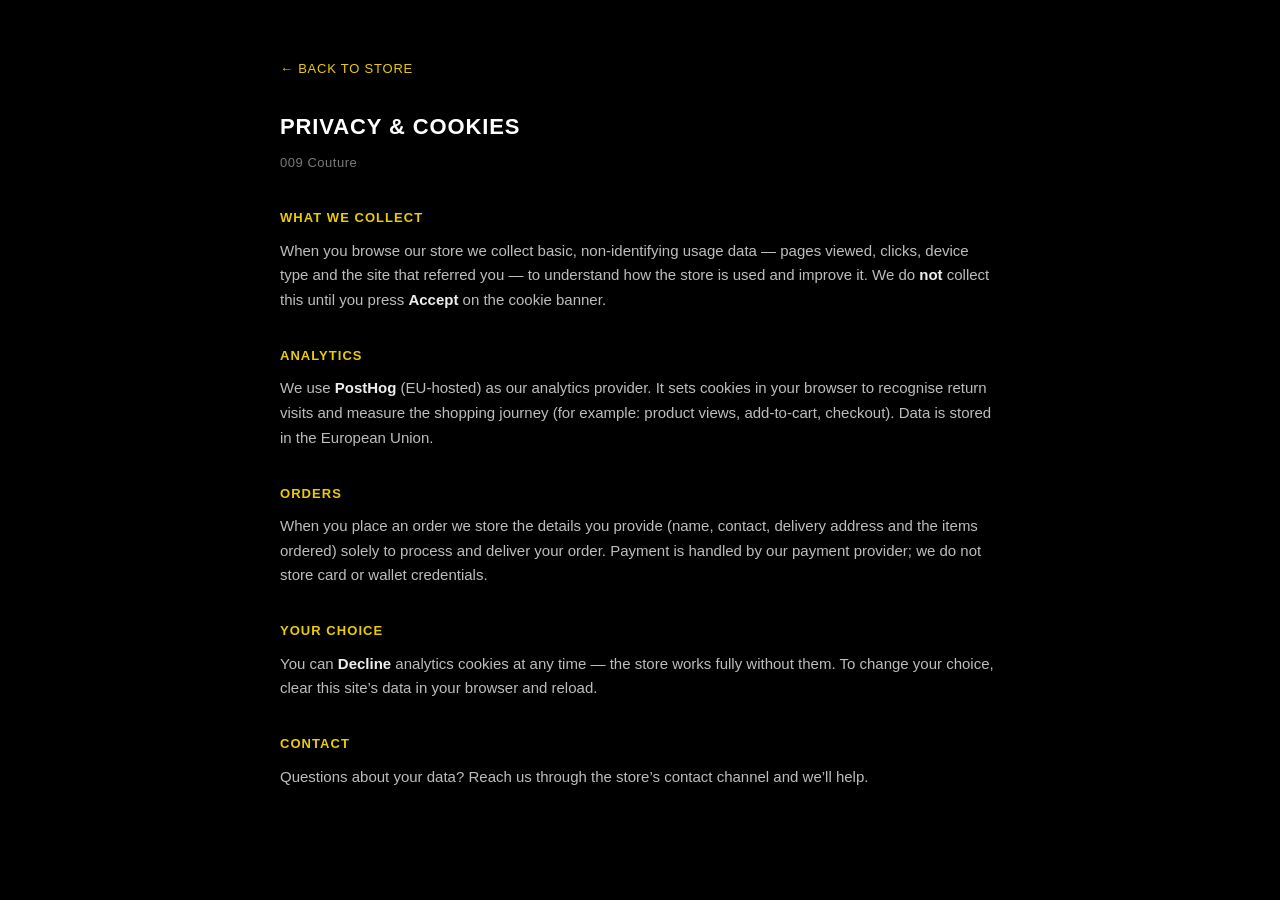
<file: privacy.html>
<!doctype html>
<html lang="en">
<head>
<meta charset="UTF-8" />
<meta name="viewport" content="width=device-width, initial-scale=1" />
<meta name="robots" content="noindex" />
<title>009 Couture — Privacy & Cookies</title>
<style>
  :root{color-scheme:dark}
  body{margin:0;background:#000;color:#d7d7d8;font-family:-apple-system,BlinkMacSystemFont,"Segoe UI",Helvetica,Arial,sans-serif;line-height:1.65;font-size:15px}
  .wrap{max-width:720px;margin:0 auto;padding:56px 22px 90px}
  h1{color:#fff;font-size:22px;letter-spacing:.04em;text-transform:uppercase;margin:0 0 6px}
  .sub{color:#7a7a7a;font-size:13px;letter-spacing:.04em;margin:0 0 34px}
  h2{color:#ebcc00;font-size:13px;letter-spacing:.08em;text-transform:uppercase;margin:32px 0 10px}
  p{margin:0 0 12px;color:#bdbdbe}
  b{color:#eee;font-weight:600}
  a{color:#ebcc00}
  .back{display:inline-block;margin-bottom:30px;color:#ebcc00;text-decoration:none;font-size:13px;letter-spacing:.06em;text-transform:uppercase}
  ul{color:#bdbdbe;padding-left:20px}li{margin:5px 0}
</style>
</head>
<body>
  <div class="wrap">
    <a class="back" href="./">&larr; Back to store</a>
    <h1>Privacy &amp; Cookies</h1>
    <p class="sub">009 Couture</p>

    <h2>What we collect</h2>
    <p>When you browse our store we collect basic, non-identifying usage data — pages viewed, clicks, device type and the site that referred you — to understand how the store is used and improve it. We do <b>not</b> collect this until you press <b>Accept</b> on the cookie banner.</p>

    <h2>Analytics</h2>
    <p>We use <b>PostHog</b> (EU-hosted) as our analytics provider. It sets cookies in your browser to recognise return visits and measure the shopping journey (for example: product views, add-to-cart, checkout). Data is stored in the European Union.</p>

    <h2>Orders</h2>
    <p>When you place an order we store the details you provide (name, contact, delivery address and the items ordered) solely to process and deliver your order. Payment is handled by our payment provider; we do not store card or wallet credentials.</p>

    <h2>Your choice</h2>
    <p>You can <b>Decline</b> analytics cookies at any time — the store works fully without them. To change your choice, clear this site&rsquo;s data in your browser and reload.</p>

    <h2>Contact</h2>
    <p>Questions about your data? Reach us through the store&rsquo;s contact channel and we&rsquo;ll help.</p>
  </div>
</body>
</html>
</file>
<file: assets/index-423438a7.css>
@import "https://fonts.googleapis.com/css2?family=UnifrakturCook:wght@700&display=swap";@layer properties{@supports (((-webkit-hyphens:none)) and (not (margin-trim:inline))) or ((-moz-orient:inline) and (not (color:rgb(from red r g b)))){*,:before,:after,::backdrop{--tw-rotate-x:initial;--tw-rotate-y:initial;--tw-rotate-z:initial;--tw-skew-x:initial;--tw-skew-y:initial;--tw-blur:initial;--tw-brightness:initial;--tw-contrast:initial;--tw-grayscale:initial;--tw-hue-rotate:initial;--tw-invert:initial;--tw-opacity:initial;--tw-saturate:initial;--tw-sepia:initial;--tw-drop-shadow:initial;--tw-drop-shadow-color:initial;--tw-drop-shadow-alpha:100%;--tw-drop-shadow-size:initial;--tw-ease:initial}}}@layer theme{:root,:host{--font-sans:ui-sans-serif, system-ui, sans-serif, "Apple Color Emoji", "Segoe UI Emoji", "Segoe UI Symbol", "Noto Color Emoji";--font-mono:ui-monospace, SFMono-Regular, Menlo, Monaco, Consolas, "Liberation Mono", "Courier New", monospace;--spacing:.25rem;--ease-in:cubic-bezier(.4, 0, 1, 1);--ease-out:cubic-bezier(0, 0, .2, 1);--ease-in-out:cubic-bezier(.4, 0, .2, 1);--default-transition-duration:.15s;--default-transition-timing-function:cubic-bezier(.4, 0, .2, 1);--default-font-family:var(--font-sans);--default-mono-font-family:var(--font-mono)}}@layer base{*,:after,:before,::backdrop{box-sizing:border-box;border:0 solid;margin:0;padding:0}::file-selector-button{box-sizing:border-box;border:0 solid;margin:0;padding:0}html,:host{-webkit-text-size-adjust:100%;tab-size:4;line-height:1.5;font-family:var(--default-font-family,ui-sans-serif, system-ui, sans-serif, "Apple Color Emoji", "Segoe UI Emoji", "Segoe UI Symbol", "Noto Color Emoji");font-feature-settings:var(--default-font-feature-settings,normal);font-variation-settings:var(--default-font-variation-settings,normal);-webkit-tap-highlight-color:transparent}hr{height:0;color:inherit;border-top-width:1px}abbr:where([title]){-webkit-text-decoration:underline dotted;text-decoration:underline dotted}h1,h2,h3,h4,h5,h6{font-size:inherit;font-weight:inherit}a{color:inherit;-webkit-text-decoration:inherit;-webkit-text-decoration:inherit;-webkit-text-decoration:inherit;-webkit-text-decoration:inherit;text-decoration:inherit}b,strong{font-weight:bolder}code,kbd,samp,pre{font-family:var(--default-mono-font-family,ui-monospace, SFMono-Regular, Menlo, Monaco, Consolas, "Liberation Mono", "Courier New", monospace);font-feature-settings:var(--default-mono-font-feature-settings,normal);font-variation-settings:var(--default-mono-font-variation-settings,normal);font-size:1em}small{font-size:80%}sub,sup{vertical-align:baseline;font-size:75%;line-height:0;position:relative}sub{bottom:-.25em}sup{top:-.5em}table{text-indent:0;border-color:inherit;border-collapse:collapse}:-moz-focusring{outline:auto}progress{vertical-align:baseline}summary{display:list-item}ol,ul,menu{list-style:none}img,svg,video,canvas,audio,iframe,embed,object{vertical-align:middle;display:block}img,video{max-width:100%;height:auto}button,input,select,optgroup,textarea{font:inherit;font-feature-settings:inherit;font-variation-settings:inherit;letter-spacing:inherit;color:inherit;opacity:1;background-color:#0000;border-radius:0}::file-selector-button{font:inherit;font-feature-settings:inherit;font-variation-settings:inherit;letter-spacing:inherit;color:inherit;opacity:1;background-color:#0000;border-radius:0}:where(select:is([multiple],[size])) optgroup{font-weight:bolder}:where(select:is([multiple],[size])) optgroup option{padding-inline-start:20px}::file-selector-button{margin-inline-end:4px}::placeholder{opacity:1}@supports (not ((-webkit-appearance:-apple-pay-button))) or (contain-intrinsic-size:1px){::placeholder{color:currentColor}@supports (color:color-mix(in lab, red, red)){::placeholder{color:color-mix(in oklab, currentcolor 50%, transparent)}}}textarea{resize:vertical}::-webkit-search-decoration{-webkit-appearance:none}::-webkit-date-and-time-value{min-height:1lh;text-align:inherit}::-webkit-datetime-edit{display:inline-flex}::-webkit-datetime-edit-fields-wrapper{padding:0}::-webkit-datetime-edit{padding-block:0}::-webkit-datetime-edit-year-field{padding-block:0}::-webkit-datetime-edit-month-field{padding-block:0}::-webkit-datetime-edit-day-field{padding-block:0}::-webkit-datetime-edit-hour-field{padding-block:0}::-webkit-datetime-edit-minute-field{padding-block:0}::-webkit-datetime-edit-second-field{padding-block:0}::-webkit-datetime-edit-millisecond-field{padding-block:0}::-webkit-datetime-edit-meridiem-field{padding-block:0}::-webkit-calendar-picker-indicator{line-height:1}:-moz-ui-invalid{box-shadow:none}button,input:where([type=button],[type=reset],[type=submit]){appearance:button}::file-selector-button{appearance:button}::-webkit-inner-spin-button{height:auto}::-webkit-outer-spin-button{height:auto}[hidden]:where(:not([hidden=until-found])){display:none!important}}@layer components;@layer utilities{.visible{visibility:visible}.absolute{position:absolute}.fixed{position:fixed}.relative{position:relative}.static{position:static}.start{inset-inline-start:var(--spacing)}.end{inset-inline-end:var(--spacing)}.block{display:block}.contents{display:contents}.flex{display:flex}.grid{display:grid}.hidden{display:none}.inline{display:inline}.table{display:table}.transform{transform:var(--tw-rotate-x,) var(--tw-rotate-y,) var(--tw-rotate-z,) var(--tw-skew-x,) var(--tw-skew-y,)}.resize{resize:both}.italic{font-style:italic}.blur{--tw-blur:blur(8px);filter:var(--tw-blur,) var(--tw-brightness,) var(--tw-contrast,) var(--tw-grayscale,) var(--tw-hue-rotate,) var(--tw-invert,) var(--tw-saturate,) var(--tw-sepia,) var(--tw-drop-shadow,)}.drop-shadow{--tw-drop-shadow-size:drop-shadow(0 1px 2px var(--tw-drop-shadow-color,#0000001a)) drop-shadow(0 1px 1px var(--tw-drop-shadow-color,#0000000f));--tw-drop-shadow:drop-shadow(0 1px 2px #0000001a) drop-shadow(0 1px 1px #0000000f);filter:var(--tw-blur,) var(--tw-brightness,) var(--tw-contrast,) var(--tw-grayscale,) var(--tw-hue-rotate,) var(--tw-invert,) var(--tw-saturate,) var(--tw-sepia,) var(--tw-drop-shadow,)}.filter{filter:var(--tw-blur,) var(--tw-brightness,) var(--tw-contrast,) var(--tw-grayscale,) var(--tw-hue-rotate,) var(--tw-invert,) var(--tw-saturate,) var(--tw-sepia,) var(--tw-drop-shadow,)}.transition{transition-property:color,background-color,border-color,outline-color,text-decoration-color,fill,stroke,--tw-gradient-from,--tw-gradient-via,--tw-gradient-to,opacity,box-shadow,transform,translate,scale,rotate,filter,-webkit-backdrop-filter,backdrop-filter,display,content-visibility,overlay,pointer-events;transition-timing-function:var(--tw-ease,var(--default-transition-timing-function));transition-duration:var(--tw-duration,var(--default-transition-duration))}.ease-in{--tw-ease:var(--ease-in);transition-timing-function:var(--ease-in)}.ease-in-out{--tw-ease:var(--ease-in-out);transition-timing-function:var(--ease-in-out)}.ease-out{--tw-ease:var(--ease-out);transition-timing-function:var(--ease-out)}}:root{--black:#000;--panel:#121212;--line:#333;--muted:#838383;--yellow:#ebcc00;--mono:"Courier New", Courier, monospace}*{box-sizing:border-box}html{scroll-behavior:smooth;background:var(--black)}body{background:var(--black);color:#fff;font-family:var(--mono);margin:0}a{color:inherit;text-decoration:none}button,a{-webkit-tap-highlight-color:transparent}button{font:inherit}img{display:block}main{background:#000;width:100%;overflow:hidden}.visually-hidden{clip:rect(0, 0, 0, 0);white-space:nowrap;border:0;width:1px;height:1px;margin:-1px;padding:0;position:absolute;overflow:hidden}.site-header{z-index:20;border-bottom:1px solid var(--line);background:#000;justify-content:space-between;align-items:center;height:68px;padding:0 7.2vw;display:flex;position:relative}.brand{align-items:center;height:50px;display:flex}.brand img{object-fit:contain;width:auto;height:50px}.desktop-nav{color:#7a7a7a;letter-spacing:.02em;align-items:center;gap:28px;font-size:12px;display:flex}.desktop-nav a,.desktop-nav button{transition:color .16s,border-color .16s}.desktop-nav a:hover,.desktop-nav button:hover{color:#fff}.currency,.icon-button,.menu-toggle{color:inherit;cursor:pointer;background:0 0;border:0}.currency{border:1px solid #1c1c1c;height:34px;padding:0 14px}.icon-button{justify-content:center;align-items:center;width:20px;height:32px;padding:0;font-size:22px;line-height:1;display:inline-flex;position:relative}.bag{font-size:18px}.menu-toggle{font-size:24px;display:none}.mobile-header-actions{display:none}.mobile-icon-button{color:#747474;cursor:pointer;background:0 0;border:0;justify-content:center;align-items:center;width:24px;height:30px;padding:0}.account-glyph{width:20px;height:27px;display:block;position:relative}.account-glyph:before{content:"";border:1.5px solid;border-radius:50%;width:9px;height:9px;position:absolute;top:1px;left:50%;transform:translate(-50%)}.account-glyph:after{content:"";border:1.5px solid;border-bottom:0;border-radius:12px 12px 0 0;width:17px;height:12px;position:absolute;bottom:0;left:50%;transform:translate(-50%)}.bag-glyph{border:1.5px solid;border-radius:1px;width:21px;height:18px;margin-top:5px;display:block;position:relative}.bag-glyph:before{content:"";border:1.5px solid;border-bottom:0;border-radius:7px 7px 0 0;width:9px;height:8px;position:absolute;bottom:14px;left:50%;transform:translate(-50%)}.menu-glyph{flex-direction:column;justify-content:space-between;width:22px;height:18px;display:flex}.menu-glyph>span{transform-origin:50%;background:currentColor;width:100%;height:1.5px;transition:transform .16s,opacity .16s;display:block}.menu-toggle[aria-expanded=true] .menu-glyph>span:first-child{transform:translateY(8.25px)rotate(45deg)}.menu-toggle[aria-expanded=true] .menu-glyph>span:nth-child(2){opacity:0}.menu-toggle[aria-expanded=true] .menu-glyph>span:last-child{transform:translateY(-8.25px)rotate(-45deg)}.hero{background-image:radial-gradient(circle at 50% 56%,#0000 20%,#00000038 70%,#0000009e 100%),linear-gradient(#0000 34%,#0000006b 62%,#000000f0 100%),url(../assets/store/hero.webp);background-position:50%;background-size:cover;height:838px;position:relative}.hero-lockup{object-fit:cover;width:280px;height:155px;position:absolute;top:547px;left:50%;transform:translate(-50%)}.shop-button{color:#1a1a1a;letter-spacing:.04em;text-transform:uppercase;background:#fff;border:1px solid #fff;justify-content:center;align-items:center;width:144px;height:50px;font-size:10px;transition:background .16s,color .16s;display:inline-flex}.shop-button:hover,.shop-button:focus-visible{color:#fff;background:#000}.hero-button{width:200px;height:51px;position:absolute;top:710px;left:50%;transform:translate(-50%)}.product-grid{grid-template-columns:repeat(4,minmax(0,1fr));display:grid}.product-card{border:1px solid var(--line);background:var(--panel);min-width:0;height:568px;position:relative;overflow:hidden}.favorite{z-index:3;color:#969696;cursor:pointer;background:0 0;border:0;width:28px;height:26px;padding:4px;font-family:Arial,sans-serif;font-size:20px;line-height:18px;position:absolute;top:24px;right:24px}.favorite--active{color:#ffdf00}.product-visual{position:absolute;inset:48px 24px 116px;overflow:hidden}.product-visual--detail{inset:0 0 117px}.product-image{object-fit:contain;width:100%;height:100%;transition:transform .36s;position:absolute;top:50%;left:50%;transform:translate(-50%,-50%)}.product-visual:hover .product-image{transform:translate(-50%,-50%)scale(1.025)}.product-image--hoodie{width:180%;height:180%}.product-image--detail{object-fit:fill;width:100%;height:100%;top:0;left:0;transform:none}.product-visual:hover .product-image--detail{transform:scale(1.015)}.product-image--shorts{width:160%;height:160%}.product-image--tee,.product-image--black-tee{width:136%;height:136%}.product-meta{text-transform:uppercase;justify-content:space-between;align-items:flex-start;gap:16px;height:36px;font-size:16px;line-height:18px;display:flex;position:absolute;top:492px;left:24px;right:24px}.product-copy{flex:1;min-width:0}.product-meta strong,.product-meta small{white-space:nowrap;display:block}.product-meta strong{font-size:16px;font-weight:700;line-height:18px}.product-meta small,.product-price{color:#fff;margin-top:0;font-size:16px;font-weight:400;line-height:18px}.product-arrow{z-index:2;color:#fff;text-align:center;width:16px;height:24px;font-family:Arial,sans-serif;font-size:24px;line-height:22px;position:absolute;top:235px}.product-arrow--left{color:#676767;left:8px}.product-arrow--right{right:8px}.product-progress{z-index:2;gap:4px;width:186px;height:1px;display:flex;position:absolute;bottom:8px;left:50%;transform:translate(-50%)}.product-progress>span{background:#525252;flex:1}.product-progress .product-progress__active{background:#ffd52b}.collection-grid{grid-template-columns:1fr 1fr;height:900px;display:grid}.collection-card{border-right:1px solid var(--line);background-position:50%;background-size:cover;min-width:0;position:relative;overflow:hidden}.collection-card--shorts{background-image:linear-gradient(#0000 58%,#0000003d),url(../assets/store/story-shorts.webp)}.collection-card--tees{background-image:linear-gradient(#0000 55%,#00000042),url(../assets/store/story-tee.webp);background-position:0}.collection-copy{position:absolute;bottom:376px;left:50px;padding:20px 26px 24px;margin:0 0 -24px -26px;background:linear-gradient(180deg,#0a0a0a5c,#0a0a0a85);-webkit-backdrop-filter:blur(14px) saturate(.92);backdrop-filter:blur(14px) saturate(.92)}.collection-copy span{color:#f1d31a;letter-spacing:.02em;font-family:Georgia,serif;font-size:16px}.collection-copy h2{text-transform:uppercase;margin:8px 0 28px;font-size:30px;font-weight:400;line-height:1.12}.section-title{border-bottom:1px solid var(--line);text-transform:uppercase;height:116px;margin:0;padding:45px 0 0 7.2vw;font-size:30px;font-weight:400;line-height:1}.site-footer{color:#666;text-transform:uppercase;background:#000;grid-template-columns:430px 1fr;gap:90px;height:259px;padding:34px 7.2vw 28px;display:grid}.footer-brand img{object-fit:contain;width:auto;height:72px}.footer-brand p{margin:14px 0 10px;font-size:13px;line-height:1.45}.instagram{color:#666;justify-content:center;align-items:center;width:25px;height:25px;display:inline-flex}.instagram-glyph{border:2px solid;border-radius:6px;width:20px;height:20px;display:block;position:relative}.instagram-glyph:before{content:"";border:2px solid;border-radius:50%;width:8px;height:8px;position:absolute;top:50%;left:50%;transform:translate(-50%,-50%)}.instagram-glyph:after{content:"";background:currentColor;border-radius:50%;width:3px;height:3px;position:absolute;top:3px;right:3px}.instagram:hover{color:#fff}.footer-columns .instagram--contacts{display:none}.footer-columns{grid-template-columns:repeat(3,minmax(100px,1fr));gap:45px;padding-top:12px;display:grid}.footer-columns h3,.footer-columns a{margin:0 0 11px;font-size:10px;font-weight:400;display:block}.footer-columns h3{color:#a0a0a0;margin-bottom:25px}.footer-columns a:hover{color:#fff}@media (width<=1100px){.site-header{padding-inline:32px}.brand{height:46px}.brand img{width:auto;height:46px}.desktop-nav{gap:17px;font-size:10px}.hero{height:720px}.hero-lockup{top:455px}.hero-button{top:618px}.product-card{height:568px}.product-meta{left:24px;right:24px}.product-price{display:block}.collection-grid{height:720px}.collection-copy{bottom:250px;left:32px;margin-left:-20px;padding:18px 22px 22px}.site-footer{grid-template-columns:320px 1fr;gap:40px;padding-inline:32px}}@media (width<=800px){.site-header{height:68px;padding-inline:16px}.brand{height:46px}.brand img{width:auto;max-width:none;height:46px}.mobile-header-actions{flex:none;align-items:center;gap:18px;display:flex}.menu-toggle{display:inline-flex}.desktop-nav{border-bottom:1px solid var(--line);background:#000;flex-direction:column;align-items:flex-start;padding:24px;display:none;position:absolute;top:68px;left:0;right:0}.desktop-nav--open{display:flex}.hero{background-position:50%;height:520px}.hero-lockup{width:238px;height:132px;top:300px}.hero-button{width:150px;height:42px;top:432px}.product-grid{grid-template-columns:repeat(3,minmax(0,1fr))}.product-grid .product-card:nth-child(4){display:none}.product-card{height:568px}.product-visual{inset:48px 24px 116px}.product-meta{top:492px}.product-meta strong{font-size:16px}.collection-grid{grid-template-columns:1fr;height:auto}.collection-card{height:650px}.collection-copy{bottom:80px}.section-title{padding-left:24px;font-size:24px}.site-footer{grid-template-columns:1fr;gap:30px;height:auto;min-height:430px;padding:34px 24px}.footer-columns{gap:22px}}@media (width<=520px){.site-header{height:68px;padding-inline:12px}.brand{height:44px}.desktop-nav{top:68px}.hero{background-position:50%;background-size:auto 420px;height:420px}.hero-lockup{width:210px;height:116px;top:237px}.hero-button{width:132px;height:38px;top:344px}.product-grid,.product-grid .product-card:nth-child(4){display:block}.product-card{border-left:1px solid var(--line);height:568px}.product-visual{inset:48px 24px 116px}.product-meta{top:492px}.product-price{display:block}.collection-card{height:480px}.collection-copy{bottom:48px;left:22px;margin-left:-14px;padding:15px 16px 17px}.collection-copy h2{margin-bottom:20px;font-size:22px}.collection-copy span{font-size:12px}.shop-button{width:116px;height:40px}.section-title{height:90px;padding:34px 0 0 20px;font-size:20px}.bestseller-grid .product-card{height:568px}.site-footer{min-height:0;padding:44px 22px 28px;display:block}.footer-brand{text-align:center}.footer-brand img{width:auto;max-width:100%;height:92px;margin-inline:auto}.footer-brand p{margin:20px 0 48px;font-size:16px;line-height:1.45}.instagram--brand{display:none}.footer-columns{grid-template-columns:repeat(2,minmax(0,1fr));gap:44px 32px;padding-top:0}.footer-columns>div{min-width:0}.footer-columns h3,.footer-columns a{margin-bottom:15px;font-size:16px;line-height:1.35}.footer-columns h3{color:#b0b0b0;margin-bottom:30px}.footer-columns .instagram--contacts{margin-top:2px;margin-bottom:0;display:inline-flex}}.product-visual.product-visual--detail{inset:0 0 116px}.header-cart-button,.desktop-nav .bag{position:relative}.account-glyph--desktop{width:16px;height:23px;transform:scale(.75)}.bag-glyph--desktop{margin-top:3px;transform:scale(.78)}.cart-count{color:#000;text-align:center;background:#ffd52b;border-radius:7px;min-width:14px;height:14px;padding:0 3px;font-size:9px;line-height:14px;position:absolute;top:0;right:-5px}.nav-active{color:#fff}.catalog-page,.item-page{background:#000;min-height:100vh}.catalog-toolbar{z-index:10;text-transform:uppercase;background:#000;justify-content:space-between;align-items:center;gap:24px;height:50px;padding:16px 7.2vw;display:flex;position:relative}.category-list,.catalog-actions{align-items:center;display:flex}.category-list{gap:24px}.catalog-actions{gap:16px}.category-list button,.catalog-actions button{color:#676767;text-transform:uppercase;cursor:pointer;white-space:nowrap;background:0 0;border:0;padding:0;font-size:16px;line-height:18px}.category-list .category-active,.catalog-actions button{color:#fff}.catalog-actions>span{background:#fff;width:1px;height:12px}.catalog-product-grid{grid-template-columns:repeat(4,minmax(0,1fr))}.catalog-product-grid .product-card{height:568px}.sort-popover{z-index:35;color:#000;text-transform:uppercase;background:#fff;width:238px;padding:8px;position:absolute;top:117px;right:34px;box-shadow:0 0 11px #27272780}.sort-popover button{color:#000;text-align:left;text-transform:uppercase;cursor:pointer;background:#fff;border:0;justify-content:space-between;align-items:center;gap:10px;width:100%;min-height:34px;padding:8px;font-size:16px;line-height:18px;display:flex}.choice-box{border:1px solid #000;flex:0 0 16px;width:16px;height:16px;position:relative}.choice-box--selected:after{content:"";background:#000;position:absolute;inset:3px}.drawer-overlay{z-index:100;-webkit-backdrop-filter:blur(5px);backdrop-filter:blur(5px);background:#000000b3;position:fixed;inset:0}.cart-drawer,.filter-drawer,.size-chart-drawer{color:#000;text-transform:uppercase;background:#fff;width:375px;max-width:100vw;height:100%;min-height:100%;position:absolute;top:0;right:0;overflow-y:auto}.drawer-heading{border-bottom:1px solid #000;justify-content:space-between;align-items:center;height:72px;padding:24px;display:flex}.drawer-heading h2{margin:0;font-size:18px;font-weight:400;line-height:20px}.drawer-heading button{color:#000;cursor:pointer;background:#fff;border:0;width:24px;height:24px;padding:0;font-size:24px;line-height:22px}.filter-content{padding-top:16px}.filter-size{border-bottom:1px solid #000;margin:0 24px;padding-bottom:16px}.filter-section-title,.filter-collapsed{color:#000;text-transform:uppercase;justify-content:space-between;align-items:center;width:100%;font-size:16px;line-height:18px;display:flex}.filter-section-title{margin-bottom:16px}.size-filter-options{gap:12px;display:grid}.size-filter-options label{cursor:pointer;align-items:center;gap:8px;font-size:16px;line-height:18px;display:flex}.size-filter-options input{appearance:none;border:1px solid #000;width:16px;height:16px;margin:0}.size-filter-options input:checked{background:#000;box-shadow:inset 0 0 0 3px #fff}.filter-collapsed{cursor:pointer;background:#fff;border:0;border-bottom:1px solid #000;height:50px;padding:8px 24px 16px}.filter-actions{background:#fff;border-top:1px solid #000;grid-template-columns:200px 1fr;gap:4px;height:96px;padding:24px;display:grid;position:absolute;bottom:0;left:0;right:0}.filter-actions button{color:#fff;text-transform:uppercase;cursor:pointer;background:#000;border:0;height:48px;font-size:16px}.filter-actions button:last-child{color:#000;background:#fff;font-size:11px;text-decoration:underline}.cart-items{min-height:calc(100% - 242px);padding-bottom:170px}.empty-cart{color:#676767;margin:32px 24px;font-size:16px}.cart-item{border-bottom:1px solid #000;grid-template-columns:77px 1fr;gap:16px;min-height:166px;padding:24px;display:grid}.cart-item-image{background:#ccc;justify-content:center;align-items:center;width:77px;height:118px;padding:16px 4px;display:flex;overflow:hidden}.cart-item-image img{object-fit:contain;width:110px;height:110px}.cart-item-info{flex-direction:column;justify-content:space-between;gap:16px;min-width:0;display:flex}.cart-item-info h3,.cart-item-info p{color:#000;text-transform:uppercase;margin:0;font-weight:400}.cart-item-info h3{font-size:16px;line-height:18px}.cart-item-info p{margin-top:8px;font-size:14px;line-height:16px}.cart-item-actions{grid-template-columns:58px 34px 1fr;align-items:center;gap:4px;display:grid}.quantity-control{background:#e8e8e8;justify-content:space-between;align-items:center;height:34px;padding:4px 2px;display:flex}.quantity-control button,.remove-item{color:#1f1f1f;cursor:pointer;background:0 0;border:0}.remove-item{color:#676767;height:34px;font-size:20px}.cart-item-price{flex-direction:column;align-items:flex-end;display:flex}.cart-item-price del{color:#676767;font-size:14px}.cart-item-price span{font-size:16px}.cart-summary{background:#fff;border-top:1px solid #000;min-height:170px;padding:24px;position:absolute;bottom:0;left:0;right:0}.cart-summary>div{justify-content:space-between;margin-bottom:24px;font-size:18px;display:flex}.cart-checkout{color:#fff;background:#000;justify-content:center;align-items:center;width:100%;height:48px;font-size:16px;display:flex}.cart-checkout--disabled{opacity:.45;pointer-events:none}.cart-summary>button{color:#000;text-transform:uppercase;cursor:pointer;background:#fff;border:0;width:100%;margin-top:12px;font-size:16px;text-decoration:underline}.item-back{color:#676767;text-transform:uppercase;align-items:center;gap:8px;height:50px;padding:16px 7.2vw;font-size:16px;line-height:18px;display:flex}.item-back span{font-family:Arial,sans-serif;font-size:24px}.item-main{grid-template-columns:minmax(0,607px) minmax(0,637px);gap:40px;width:min(1284px,100% - 48px);min-height:719px;margin:0 auto;display:grid}.item-gallery{height:719px;position:relative;overflow:hidden}.item-gallery>img{object-fit:contain;width:492px;max-width:82%;height:607px;position:absolute;top:56px;left:50%;transform:translate(-50%)}.item-gallery-arrow{z-index:2;color:#fff;cursor:pointer;background:0 0;border:0;width:32px;height:32px;padding:0;font-family:Arial,sans-serif;font-size:30px;position:absolute;top:336px}.item-gallery-arrow--left{color:#676767;left:0}.item-gallery-arrow--right{right:0}.item-progress{gap:4px;width:186px;height:1px;display:flex;position:absolute;bottom:47px;left:50%;transform:translate(-50%)}.item-progress span{background:#525252;flex:1}.item-progress .item-progress--active{background:#ffd52b}.item-details{flex-direction:column;gap:56px;min-height:589px;padding:64px;display:flex}.item-purchase{flex-direction:column;gap:48px;display:flex}.item-heading{flex-direction:column;gap:24px;display:flex}.item-heading h1{text-transform:uppercase;width:229px;margin:0;font-size:18px;font-weight:400;line-height:20px}.item-heading p{gap:16px;margin:0;font-size:16px;display:flex}.item-heading del{color:#676767}.item-heading strong{color:#ffd52b;font-weight:400}.size-picker{flex-direction:column;gap:16px;display:flex}.size-picker-heading{text-transform:uppercase;justify-content:space-between;gap:24px;font-size:16px;display:flex}.size-picker-heading button{color:#676767;text-transform:uppercase;cursor:pointer;background:0 0;border:0;padding:0;font-size:16px;text-decoration:underline}.size-options{gap:8px;display:flex}.size-options button{color:#fff;cursor:pointer;background:#000;border:1px solid #ccc;width:34px;height:34px;padding:0;font-size:16px}.size-options .size-option--active{color:#000;background:#fff}.add-to-cart{color:#000;text-transform:uppercase;cursor:pointer;background:#fff;border:0;width:100%;height:48px;font-size:16px}.item-description h2,.item-description p{text-transform:uppercase;margin:0;font-size:16px;font-weight:400;line-height:18px}.item-description p{color:#676767;margin-top:12px}.recommended-title{text-transform:uppercase;margin:108px 0 40px;padding-left:7.2vw;font-size:32px;font-weight:400;line-height:36px}.size-chart-content{padding:24px}.size-chart-content>p{color:#000;margin:0 0 20px;font-size:12px;line-height:16px}.size-chart-content table{border-collapse:collapse;color:#000;text-align:center;width:100%;font-size:11px}.size-chart-content th,.size-chart-content td{border-bottom:1px solid #ccc;height:32px;padding:5px 2px;font-weight:400}.size-chart-content tbody th{text-align:left;font-weight:700}@media (width<=1100px){.catalog-toolbar{padding-inline:32px}.category-list{scrollbar-width:none;max-width:calc(100vw - 355px);overflow-x:auto}.catalog-product-grid{grid-template-columns:repeat(3,minmax(0,1fr))}.catalog-product-grid .product-card:nth-child(4){display:block}.item-main{grid-template-columns:1fr 1fr;gap:24px}.item-details{padding:48px 24px}}@media (width<=800px){.catalog-toolbar{flex-direction:column;align-items:flex-start;gap:12px;height:auto;min-height:82px;padding:12px 16px}.category-list{width:100%;max-width:none}.catalog-actions{justify-content:flex-end;width:100%}.catalog-product-grid{grid-template-columns:repeat(2,minmax(0,1fr))}.sort-popover{top:150px;right:16px}.item-main{width:100%;display:block}.item-gallery{height:620px}.item-gallery>img{height:540px;top:24px}.item-gallery-arrow{top:284px}.item-progress{bottom:30px}.item-details{min-height:0;padding:48px 32px 64px}.recommended-title{margin-top:64px;padding-left:24px;font-size:24px}}@media (width<=520px){.category-list{gap:18px}.category-list button,.catalog-actions button{font-size:13px}.catalog-actions{justify-content:space-between}.catalog-product-grid{display:block}.catalog-product-grid .product-card{height:568px}.sort-popover{width:calc(100% - 24px);top:150px;right:12px}.filter-actions{grid-template-columns:1fr 119px}.item-back{padding-inline:16px}.item-gallery{height:520px}.item-gallery>img{width:100%;height:450px;top:10px}.item-gallery-arrow{top:228px}.item-details{padding:40px 24px 56px}.item-heading h1{width:100%}.recommended-title{margin:48px 0 24px;padding-left:20px;font-size:20px}}@property --tw-rotate-x{syntax:"*";inherits:false}@property --tw-rotate-y{syntax:"*";inherits:false}@property --tw-rotate-z{syntax:"*";inherits:false}@property --tw-skew-x{syntax:"*";inherits:false}@property --tw-skew-y{syntax:"*";inherits:false}@property --tw-blur{syntax:"*";inherits:false}@property --tw-brightness{syntax:"*";inherits:false}@property --tw-contrast{syntax:"*";inherits:false}@property --tw-grayscale{syntax:"*";inherits:false}@property --tw-hue-rotate{syntax:"*";inherits:false}@property --tw-invert{syntax:"*";inherits:false}@property --tw-opacity{syntax:"*";inherits:false}@property --tw-saturate{syntax:"*";inherits:false}@property --tw-sepia{syntax:"*";inherits:false}@property --tw-drop-shadow{syntax:"*";inherits:false}@property --tw-drop-shadow-color{syntax:"*";inherits:false}@property --tw-drop-shadow-alpha{syntax:"<percentage>";inherits:false;initial-value:100%}@property --tw-drop-shadow-size{syntax:"*";inherits:false}@property --tw-ease{syntax:"*";inherits:false}#root{background:#000;min-height:100vh}.collection-card{background-position:50%;background-size:cover}@media (width<=520px){.collection-card{background-position:top}}.carousel{position:absolute;inset:0}.carousel__viewport{touch-action:pan-y;width:100%;height:100%;overflow:hidden}.carousel__track{backface-visibility:hidden;align-items:stretch;height:100%;display:flex}.carousel__slide{flex:0 0 100%;min-width:0;height:100%;display:block;position:relative}.carousel__arrow{z-index:3;color:#fff;cursor:pointer;-webkit-tap-highlight-color:transparent;background:0 0;border:0;justify-content:center;align-items:center;padding:0;font-family:Arial,sans-serif;line-height:1;display:flex;position:absolute}.carousel__dots{z-index:3;gap:4px;display:flex;position:absolute;left:50%;transform:translate(-50%)}.carousel__dots button{cursor:pointer;-webkit-tap-highlight-color:transparent;background:#525252;border:0;flex:1;height:2px;padding:0;transition:background .2s}.carousel__dots button.is-active{background:#ffd52b}.carousel--card .carousel__arrow{opacity:.6;text-shadow:0 1px 5px #0000008c;width:30px;height:48px;font-size:26px;transition:opacity .22s;top:50%;transform:translateY(-50%)}.product-card:hover .carousel--card .carousel__arrow,.carousel--card:focus-within .carousel__arrow{opacity:.92}.carousel--card .carousel__arrow:hover{opacity:1}.carousel--card .carousel__arrow--left{color:#cfcfcf;left:2px}.carousel--card .carousel__arrow--right{right:2px}.carousel--card .carousel__dots{width:60%;max-width:186px;bottom:10px}.carousel--detail .carousel__slide{display:flex}.carousel--detail .item-photo{object-fit:contain;box-sizing:border-box;width:106%;height:100%;padding:4px 0 44px;position:absolute;top:50%;left:50%;transform:translate(-50%,-50%)}.carousel--detail .carousel__arrow{width:34px;height:46px;font-size:32px;top:50%;transform:translateY(-50%)}.carousel--detail .carousel__arrow--left{color:#8a8a8a;left:2px}.carousel--detail .carousel__arrow--right{right:2px}.carousel--detail .carousel__dots{width:200px;bottom:26px}@media (width<=520px){.carousel--detail .item-photo{padding:12px 8px 42px}.carousel--detail .carousel__dots{bottom:16px}}@media (prefers-reduced-motion:reduce){.carousel__track{transition:none!important}}.hero-lockup-text{text-align:center;color:#fff;pointer-events:none;text-shadow:0 2px 20px #0009;flex-direction:column;align-items:center;width:min(88%,360px);display:flex;position:absolute;top:568px;left:50%}.hl-couture{font-family:var(--mono);letter-spacing:.14em;text-transform:uppercase;font-size:15px}.hl-couture b{font-weight:700}.hl-banda{letter-spacing:.02em;margin:4px 0 8px;font-family:UnifrakturCook,Georgia,serif;font-size:66px;font-weight:700;line-height:.9}.hl-drop{font-family:var(--mono);letter-spacing:.18em;text-transform:uppercase;font-size:12px}.hl-drop em{color:var(--yellow);font-style:normal}@media (width<=1100px){.hero-lockup-text{top:476px}.hl-banda{font-size:62px}}@media (width<=800px){.hero-lockup-text{top:314px}.hl-banda{font-size:56px}.hl-couture{font-size:14px}.hl-drop{font-size:11px}}@media (width<=520px){.hero-lockup-text{width:min(90%,300px);top:248px}.hl-banda{font-size:50px}.hl-couture{font-size:12px}.hl-drop{font-size:10px}}.favorite{justify-content:center;align-items:center;line-height:0;display:flex}.favorite__heart{justify-content:center;align-items:center;display:flex;position:relative}.favorite svg{transition:filter .2s;display:block}.favorite--active svg{filter:drop-shadow(0 0 6px #ffdd008c)}.favorite__burst{border:2px solid var(--yellow);pointer-events:none;border-radius:50%;width:26px;height:26px;margin:-13px 0 0 -13px;position:absolute;top:50%;left:50%}.mobile-menu{z-index:15;pointer-events:none;height:0;transition:height .36s cubic-bezier(.65,0,.35,1);position:fixed;top:68px;left:0;right:0;overflow:hidden}.mobile-menu.is-open{pointer-events:auto;height:calc(100dvh - 68px)}.mobile-menu__inner{-webkit-backdrop-filter:blur(6px);backdrop-filter:blur(6px);background:#080809fa;flex-direction:column;height:calc(100dvh - 68px);display:flex}@media (width<=800px){.site-header{position:sticky;top:0}}.mobile-menu__links{flex-direction:column;flex:1;justify-content:center;gap:6px;padding:0 30px;display:flex}.mobile-menu__links a{color:#fff;font-family:var(--mono);letter-spacing:.02em;text-transform:uppercase;border-bottom:1px solid #ffffff14;padding:14px 0;font-size:30px;text-decoration:none;transition:color .18s,padding-left .2s}.mobile-menu__links a:hover,.mobile-menu__links a:active{color:var(--yellow);padding-left:10px}.mobile-menu__footer{justify-content:space-between;align-items:center;padding:26px 30px 44px;display:flex}.mobile-menu__footer .currency{border:1px solid var(--line);color:#fff;font-family:var(--mono);letter-spacing:.04em;cursor:pointer;background:0 0;padding:10px 16px;font-size:13px}.mobile-menu__ig{padding:8px;display:inline-flex}.size-options{gap:10px}.size-options button{width:auto;min-width:62px;height:44px;font-family:var(--mono);letter-spacing:.04em;border:1px solid #3a3a3a;padding:0 18px;font-size:14px;transition:border-color .18s;position:relative;overflow:hidden}.size-options button:hover{border-color:#fff}.size-options .size-option--active{background:#000}.size-pill{z-index:0;background:#fff;position:absolute;inset:0}.size-option__label{z-index:1;transition:color .28s;position:relative}.size-option--active .size-option__label{color:#000}.currency-wrap{display:inline-block;position:relative}.currency{white-space:nowrap;align-items:center;gap:6px;display:inline-flex}.currency-chevron{flex-shrink:0;display:block}.currency-pop{z-index:50;min-width:100%;height:0;transition:height .36s cubic-bezier(.65,0,.35,1);position:absolute;top:calc(100% + 6px);left:0;overflow:hidden}.currency-pop--up{top:auto;bottom:calc(100% + 6px)}.currency-menu{border:1px solid var(--line);background:#101012;flex-direction:column;display:flex}.currency-menu button{color:#fff;text-align:left;font-family:var(--mono);letter-spacing:.03em;cursor:pointer;white-space:nowrap;background:0 0;border:0;padding:10px 12px;font-size:13px}.currency-menu button:hover,.currency-menu button.is-active{color:var(--yellow);background:#1c1c1f}.desktop-nav a,.footer-columns a{position:relative}.footer-columns a{width:fit-content}.desktop-nav a:after,.footer-columns a:after{content:"";background:var(--yellow);transform-origin:100%;pointer-events:none;width:100%;height:1px;transition:transform .36s cubic-bezier(.65,0,.35,1);position:absolute;bottom:-3px;left:0;transform:scaleX(0)}.desktop-nav a:hover:after,.footer-columns a:hover:after{transform-origin:0;transform:scaleX(1)}.shop-button,.add-to-cart{isolation:isolate;transition:color .28s,letter-spacing .32s,background .2s;position:relative;overflow:hidden}.shop-button:before,.add-to-cart:before{content:"";background:var(--yellow);transform-origin:100%;z-index:-1;transition:transform .46s cubic-bezier(.65,0,.35,1);position:absolute;inset:0;transform:scaleX(0)}.shop-button:hover:before,.shop-button:focus-visible:before,.add-to-cart:hover:before,.add-to-cart:focus-visible:before{transform-origin:0;transform:scaleX(1)}.shop-button:hover,.shop-button:focus-visible,.add-to-cart:hover,.add-to-cart:focus-visible{color:#000;letter-spacing:.14em;background:#fff}@media (hover:none){.shop-button:before,.add-to-cart:before{display:none}.shop-button:hover,.shop-button:focus-visible,.add-to-cart:hover,.add-to-cart:focus-visible{color:#000;letter-spacing:normal;background:#fff}}.category-list button{transition:color .2s;position:relative}.category-list button:hover{color:#fff}.category-list button:after{content:"";background:var(--yellow);transform-origin:100%;pointer-events:none;width:100%;height:1px;transition:transform .34s cubic-bezier(.65,0,.35,1);position:absolute;bottom:-6px;left:0;transform:scaleX(0)}.category-list button:hover:after,.category-list button.category-active:after{transform-origin:0;transform:scaleX(1)}.loader{z-index:9999;background:#000;justify-content:center;align-items:center;display:flex;position:fixed;inset:0}.loader-lockup{--glyph-h:clamp(34px, 7.5vw, 86px);flex-direction:column;align-items:center;display:flex}.loader-009{align-items:flex-end;display:flex}.loader-mask{line-height:0;display:inline-block;overflow:hidden}.loader-glyph{height:var(--glyph-h);width:auto;display:block}.loader-couture-mask{margin-top:calc(var(--glyph-h) * .2);line-height:0;display:block;overflow:hidden}.loader-couture-img{width:calc(var(--glyph-h) * 1.767);height:auto;display:block}.checkout-page{min-height:100vh}.checkout-backrow{max-width:1000px;margin:0 auto;padding:18px 20px 0}.checkout-page .item-back{color:#8a8a90;height:auto;font-family:var(--mono);margin:0;padding:0;font-size:13px;text-decoration:none;display:inline-block}.checkout-grid{grid-template-columns:1.3fr 1fr;align-items:start;gap:40px;max-width:1000px;margin:22px auto 80px;padding:0 20px;display:grid}.checkout-form h1{font-family:var(--mono);letter-spacing:.04em;text-transform:uppercase;margin:0 0 20px;font-size:26px}.checkout-form h2{font-family:var(--mono);letter-spacing:.08em;text-transform:uppercase;color:#9a9a9a;border-bottom:1px solid var(--line);margin:24px 0 12px;padding-bottom:8px;font-size:13px}.checkout-form .field{margin-bottom:12px}.checkout-form .field-row{grid-template-columns:1fr 1fr;gap:12px;display:grid}.checkout-form label{font-family:var(--mono);letter-spacing:.04em;text-transform:uppercase;color:#8a8a8a;margin-bottom:5px;font-size:11px;display:block}.checkout-form input{border:1px solid var(--line);color:#fff;width:100%;font-family:var(--mono);background:#0e0e10;padding:11px 13px;font-size:14px;transition:border-color .18s}.checkout-form input:focus{border-color:#fff;outline:none}.checkout-form input::placeholder{color:#565659}.checkout-form select,.np-select{border:1px solid var(--line);color:#fff;width:100%;font-family:var(--mono);appearance:none;cursor:pointer;background:#0e0e10 url("data:image/svg+xml,%3Csvg xmlns='http://www.w3.org/2000/svg' width='12' height='8' viewBox='0 0 12 8'%3E%3Cpath d='M1 2l5 4 5-4' fill='none' stroke='%238a8a8a' stroke-width='1.6' stroke-linecap='round' stroke-linejoin='round'/%3E%3C/svg%3E") right 13px center no-repeat;padding:11px 34px 11px 13px;font-size:14px;transition:border-color .18s}.checkout-form select:focus,.np-select:focus{border-color:#fff;outline:none}.checkout-form select:disabled,.np-select:disabled{opacity:.5;cursor:not-allowed}.np-select option{color:#fff;background:#0e0e10}.field-hint{color:#8a8a8a;text-transform:none;letter-spacing:0;font-size:11px}.checkout-error{color:#e2564d;margin:12px 0 0;font-size:13px}.track-page{flex-direction:column;min-height:100vh;display:flex}.track-wrap{flex-direction:column;flex:1;justify-content:center;width:100%;max-width:520px;margin:0 auto;padding:40px 20px;display:flex}.track-wrap h1{font-family:var(--mono);letter-spacing:.04em;text-transform:uppercase;margin:0 0 8px;font-size:26px}.track-wrap>p{color:#8a8a8a;margin:0 0 24px;font-size:13px}.track-form{gap:10px;display:flex}.track-form input{border:1px solid var(--line);color:#fff;font-family:var(--mono);letter-spacing:.04em;background:#0e0e10;flex:1;padding:12px 14px}.track-form input:focus{border-color:#fff;outline:none}.track-form button{color:#000;font-family:var(--mono);letter-spacing:.06em;text-transform:uppercase;cursor:pointer;background:#fff;border:0;padding:0 22px;font-size:12px;transition:background .18s}.track-form button:hover:not(:disabled){background:var(--yellow)}.track-result{border:1px solid var(--line);background:#0e0e10;margin-top:26px;padding:22px}.track-result .tr-head{justify-content:space-between;align-items:center;margin-bottom:16px;display:flex}.track-result .tr-no{font-family:var(--mono);letter-spacing:.04em}.track-badge{text-transform:uppercase;letter-spacing:.04em;border:1px solid;border-radius:20px;padding:3px 12px;font-size:11px}.tb-pending{color:#b0b0b0;border-color:#444}.tb-paid,.tb-done{color:#4ccf6a;border-color:#2e5c3c}.tb-processing{color:var(--yellow);border-color:#4a4426}.tb-shipped{color:#5aa0ff;border-color:#2c4870}.tb-cancelled{color:#e2564d;border-color:#4a2b2b}.track-result .tr-line{border-top:1px solid #ffffff0f;justify-content:space-between;padding:5px 0;font-size:13px;display:flex}.track-result .tr-total{font-family:var(--mono);text-transform:uppercase;justify-content:space-between;margin-top:12px;display:flex}.track-error{color:#e2564d;margin-top:16px;font-size:13px}@media (width<=640px){.track-wrap{justify-content:center;min-height:62vh;padding:40px 22px 56px}.track-wrap h1{font-size:30px}.track-wrap>p{margin-bottom:30px;font-size:14px;line-height:1.5}.track-form{flex-direction:column;gap:12px}.track-form input{padding:16px;font-size:15px}.track-form button{width:100%;padding:16px;font-size:13px}}.checkout-submit{color:#000;width:100%;height:52px;font-family:var(--mono);letter-spacing:.06em;text-transform:uppercase;cursor:pointer;background:#fff;border:0;margin-top:22px;font-size:13px;transition:background .18s}.checkout-submit:hover:not(:disabled){background:var(--yellow)}.checkout-submit:disabled{opacity:.5;cursor:not-allowed}.checkout-summary{border:1px solid var(--line);background:#0e0e10;margin-top:125px;padding:22px;position:sticky;top:84px}.checkout-summary h2{font-family:var(--mono);letter-spacing:.08em;text-transform:uppercase;margin:0 0 16px;font-size:13px}.checkout-line{border-bottom:1px solid #ffffff0f;align-items:center;gap:12px;padding:10px 0;display:flex}.checkout-line img{object-fit:cover;background:#000;flex:none;width:54px;height:64px}.checkout-line-info{flex:1;min-width:0}.checkout-line-info b{font-size:13px;display:block}.checkout-line-info span{color:#8a8a8a;font-size:12px}.checkout-line-price{font-family:var(--mono);font-size:13px}.checkout-total{font-family:var(--mono);letter-spacing:.04em;text-transform:uppercase;justify-content:space-between;margin-top:16px;font-size:15px;display:flex}.checkout-note{color:#8a8a8a;margin:14px 0 0;font-size:12px}.addr-field{position:relative}.addr-suggestions{z-index:30;border:1px solid var(--line);background:#0e0e10;max-height:250px;margin:4px 0 0;padding:0;list-style:none;position:absolute;top:100%;left:0;right:0;overflow-y:auto;box-shadow:0 12px 30px #00000080}.addr-suggestion{font-family:var(--mono);color:#cfcfcf;cursor:pointer;border-bottom:1px solid #ffffff0d;padding:10px 13px;font-size:13px}.addr-suggestion:last-child{border-bottom:0}.addr-suggestion:hover{color:var(--yellow);background:#1a1a1d}.checkout-done{text-align:center;max-width:560px;margin:80px auto;padding:0 20px}.checkout-done h1{font-family:var(--mono);letter-spacing:.04em;text-transform:uppercase;font-size:28px}.checkout-done p{color:#b0b0b0;margin:16px 0 28px;line-height:1.6}@media (width<=800px){.checkout-grid{grid-template-columns:1fr;gap:26px}.checkout-summary{order:-1;margin-top:0;position:static}.checkout-page .item-back{margin-left:0}}.size-option--out{opacity:.4;cursor:not-allowed}.size-option--out .size-option__label{text-decoration:line-through}.add-to-cart:disabled{opacity:.5;cursor:not-allowed}.add-to-cart:disabled:before{display:none}.soldout-badge{z-index:3;color:#fff;font-family:var(--mono);letter-spacing:.12em;text-transform:uppercase;background:#000000d1;border:1px solid #ffffff47;padding:5px 10px;font-size:10px;position:absolute;top:12px;left:12px}.product-old-price{color:#7a7a7a;margin-right:8px;font-weight:400}

/* === Gleb edits 2026-08-12 (append, override) === */
/* 1) Collection tiles: keep only the white SHOP NOW button (remove label text + dark backing) */
.collection-copy span,.collection-copy h2{display:none!important}
.collection-copy{background:none!important;-webkit-backdrop-filter:none!important;backdrop-filter:none!important;padding:0!important;margin:0!important}
/* Home = two product sections of 4 (Section 1 featured = products 1-4, Section 2 = products 5-8);
   counts + "Shop bestsellers" title handled in JS (featured/bestsellers slices, title removed). */
/* 4) Mobile hero lockup text bigger / more readable */
@media (width<=800px){.hl-couture{font-size:18px!important}.hl-banda{font-size:60px!important}.hl-drop{font-size:13px!important}}
@media (width<=520px){.hl-couture{font-size:16px!important}.hl-banda{font-size:54px!important}.hl-drop{font-size:12.5px!important}}
/* 4b) raise mobile hero text so bigger lockup clears the SHOP NOW button */
@media (width<=800px){.hero-lockup-text{top:288px!important}}
@media (width<=520px){.hero-lockup-text{top:220px!important}}
/* (bonus) long product names no longer overlap the price */
.product-copy{min-width:0!important}
.product-copy strong{white-space:normal!important;overflow-wrap:anywhere}
.product-price{flex:0 0 auto!important;white-space:nowrap!important}
/* === Gleb edits 2026-08-13: size charts === */.size-chart-content{padding:16px!important}.size-chart-img{display:block;width:100%;height:auto;border-radius:8px}.size-guide-page{min-height:70vh;padding:clamp(48px,7vw,88px) clamp(20px,5vw,48px) 100px;background:#000;color:#fff}.size-guide-inner{max-width:1200px;margin:0 auto}.size-guide-page h1{font-size:clamp(26px,5vw,42px);letter-spacing:.02em;margin:0 0 32px;text-transform:uppercase;font-weight:600}.size-guide-grid{display:grid;grid-template-columns:repeat(3,1fr);gap:18px}.size-guide-grid img{width:100%;height:auto;display:block;border-radius:12px}@media (width<=820px){.size-guide-grid{grid-template-columns:1fr;max-width:460px;margin:0 auto;gap:24px}}.size-chart-img{border-radius:0}
.size-chart-drawer{background:#000!important;color:#fff!important}
.size-chart-drawer .drawer-heading{border-bottom-color:rgba(255,255,255,.14)!important}
.size-chart-drawer .drawer-heading button{color:#fff!important;background:transparent!important}
.legal-page{min-height:70vh;padding:clamp(48px,7vw,88px) clamp(20px,5vw,48px) 100px;background:#000;color:#fff}
.legal-inner{max-width:760px;margin:0 auto}
.legal-page h1{font-size:clamp(28px,5vw,42px);margin:0 0 10px;text-transform:uppercase;letter-spacing:.04em}
.legal-lead{color:var(--muted);font-size:14px;margin:0 0 44px}
.legal-block{margin:0 0 34px;padding:0 0 34px;border-bottom:1px solid var(--line)}
.legal-block:last-child{border-bottom:0;margin-bottom:0}
.legal-block h2{font-size:15px;margin:0 0 14px;text-transform:uppercase;letter-spacing:.08em;color:var(--yellow)}
.legal-block p{font-size:14px;line-height:1.7;color:rgba(255,255,255,.82);margin:0 0 12px}
.legal-block p:last-child{margin-bottom:0}




/* social: professional brand icons, grouped, big on mobile (Igor 2026-08-15) */
.instagram,.mobile-menu__ig{color:#8a8a8a}
.instagram:hover,.mobile-menu__ig:hover{color:#fff}
.instagram{width:30px;height:30px}
.instagram-glyph{width:24px;height:24px;display:block;border:0;background:currentColor;-webkit-mask:url("[data-uri]") center/contain no-repeat;mask:url("[data-uri]") center/contain no-repeat}
.instagram-glyph:before,.instagram-glyph:after{display:none}
.instagram svg{width:24px;height:24px;display:block}
.mobile-menu__ig{width:auto;height:auto;padding:0}
.mobile-menu__ig .instagram-glyph,.mobile-menu__ig svg{width:36px!important;height:36px!important;flex-shrink:0}
.mobile-menu__footer{display:flex!important;align-items:center;justify-content:flex-start;gap:22px;padding:26px 30px 44px}
.footer-brand .instagram+.instagram{margin-left:2px}
</file>
